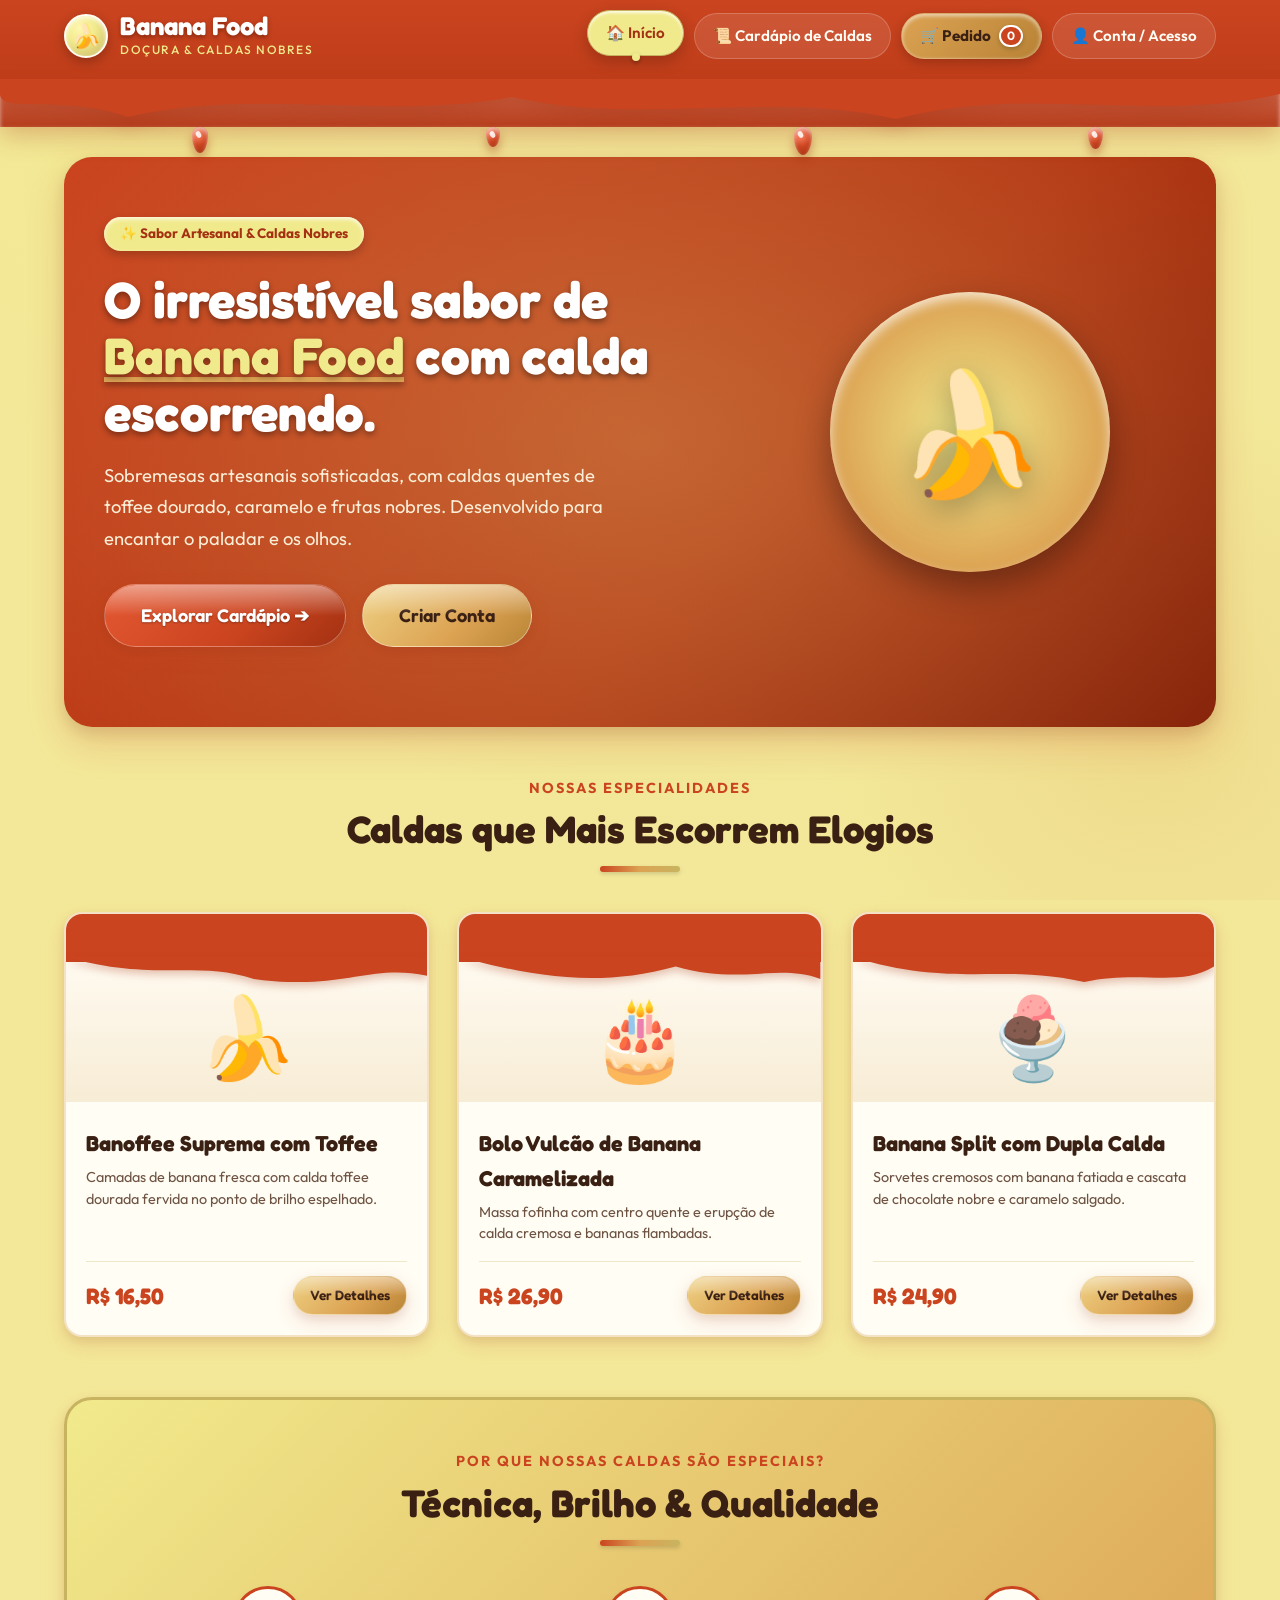
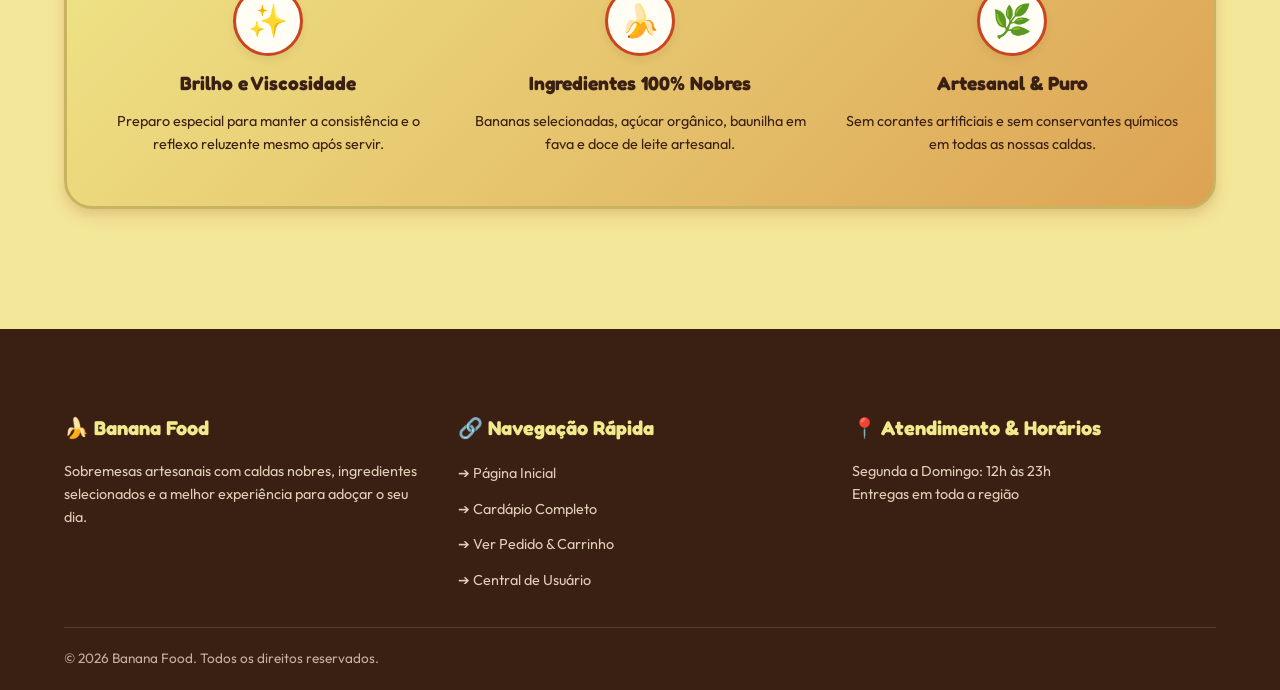
<file: index.html>
<!DOCTYPE html>
<html lang="pt-BR">

<head>
    <meta charset="UTF-8">
    <meta name="viewport" content="width=device-width, initial-scale=1.0">
    <meta name="description"
        content="Banana Food: Sobremesas artesanais sofisticadas com caldas quentes e ingredientes nobres.">
    <title>Banana Food | Sobremesas & Caldas Nobres</title>
    <link rel="stylesheet" href="css/style.css">
    <link rel="stylesheet" href="css/index.css">
</head>

<body>



    <header class="site-header">
        <div class="header-conteudo">
            <a href="index.html" class="site-logo" aria-label="Página Inicial do Banana Food">
                <span class="logo-icone" role="img" aria-label="Banana Food">🍌</span>
                <div class="logo-texto">
                    <strong class="logo-titulo">Banana Food</strong>
                    <span class="logo-subtitulo">Doçura & Caldas Nobres</span>
                </div>
            </a>

            <button type="button" class="botao-menu-mobile" id="botao-menu-mobile" aria-label="Abrir Menu de Navegação">
                ☰
            </button>

            <nav class="menu-principal" id="menu-principal-nav" aria-label="Menu Principal">
                <ul class="menu-lista">
                    <li><a href="index.html" class="ativo">🏠 Início</a></li>
                    <li><a href="menu.html">📜 Cardápio de Caldas</a></li>
                    <li>
                        <a href="carrinho.html" class="botao-carrinho-header">
                            🛒 Pedido <span class="contador-carrinho" aria-label="Itens no carrinho">0</span>
                        </a>
                    </li>
                    <li><a href="login-cadastro.html">👤 Conta / Acesso</a></li>
                </ul>
            </nav>
        </div>

        <div class="calda-topo">
            <svg class="calda-onda-svg" viewBox="0 0 1200 48" preserveAspectRatio="none" aria-hidden="true">
                <path
                    d="M0,0 L1200,0 L1200,15 C1080,45 960,5 840,40 C720,10 600,48 480,18 C360,42 240,8 120,38 C60,15 0,35 0,15 Z">
                </path>
            </svg>
            <div class="calda-gotas-container">
                <span class="calda-gota pos-1" aria-hidden="true"></span>
                <span class="calda-gota pos-2" aria-hidden="true"></span>
                <span class="calda-gota pos-3" aria-hidden="true"></span>
                <span class="calda-gota pos-4" aria-hidden="true"></span>
            </div>
        </div>
    </header>

    <main class="conteudo-principal">



        <section class="hero-banner" aria-labelledby="titulo-hero">
            <div class="hero-conteudo">
                <span class="hero-tag">✨ Sabor Artesanal & Caldas Nobres</span>
                <h1 class="hero-titulo" id="titulo-hero">
                    O irresistível sabor de <span>Banana Food</span> com calda escorrendo.
                </h1>
                <p class="hero-descricao">
                    Sobremesas artesanais sofisticadas, com caldas quentes de toffee dourado, caramelo e frutas nobres.
                    Desenvolvido para encantar o paladar e os olhos.
                </p>
                <div class="hero-acoes">
                    <a href="menu.html" class="btn btn-primary btn-lg">Explorar Cardápio ➔</a>
                    <a href="login-cadastro.html" class="btn btn-secondary btn-lg">Criar Conta</a>
                </div>
            </div>

            <figure class="hero-visual">
                <div class="hero-disco-calda">
                    <span class="emoji-principal" role="img" aria-label="Banana com Calda">🍌</span>
                </div>
                <figcaption class="sr-only">Sobremesa especial de banana com calda de caramelo escorrendo</figcaption>
            </figure>
        </section>



        <section class="secao-destaques" aria-labelledby="titulo-destaques">
            <header class="secao-cabecalho">
                <span class="secao-subtitulo">Nossas Especialidades</span>
                <h2 class="secao-titulo" id="titulo-destaques">Caldas que Mais Escorrem Elogios</h2>
                <div class="secao-divisor" aria-hidden="true"></div>
            </header>

            <div class="grid-destaques">
                <article class="card-produto-destaque">
                    <header class="card-topo-calda">
                        <svg viewBox="0 0 500 40" preserveAspectRatio="none">
                            <path d="M0,0 C120,40 180,5 260,35 C380,55 420,10 500,30 L500,0 Z"></path>
                        </svg>
                    </header>
                    <figure class="card-imagem-area">
                        <span role="img" aria-label="Banoffee Especial">🍌</span>
                    </figure>
                    <div class="card-corpo">
                        <div class="card-info">
                            <h3>Banoffee Suprema com Toffee</h3>
                            <p>Camadas de banana fresca com calda toffee dourada fervida no ponto de brilho espelhado.
                            </p>
                        </div>
                        <footer class="card-rodape">
                            <span class="preco-tag">R$ 16,50</span>
                            <a href="menu.html" class="btn btn-secondary btn-sm">Ver Detalhes</a>
                        </footer>
                    </div>
                </article>

                <article class="card-produto-destaque">
                    <header class="card-topo-calda">
                        <svg viewBox="0 0 500 40" preserveAspectRatio="none">
                            <path d="M0,0 C100,30 190,50 300,15 C390,45 440,10 500,35 L500,0 Z"></path>
                        </svg>
                    </header>
                    <figure class="card-imagem-area">
                        <span role="img" aria-label="Bolo de Banana">🎂</span>
                    </figure>
                    <div class="card-corpo">
                        <div class="card-info">
                            <h3>Bolo Vulcão de Banana Caramelizada</h3>
                            <p>Massa fofinha com centro quente e erupção de calda cremosa e bananas flambadas.</p>
                        </div>
                        <footer class="card-rodape">
                            <span class="preco-tag">R$ 26,90</span>
                            <a href="menu.html" class="btn btn-secondary btn-sm">Ver Detalhes</a>
                        </footer>
                    </div>
                </article>

                <article class="card-produto-destaque">
                    <header class="card-topo-calda">
                        <svg viewBox="0 0 500 40" preserveAspectRatio="none">
                            <path d="M0,0 C140,50 200,10 320,40 C400,20 450,50 500,15 L500,0 Z"></path>
                        </svg>
                    </header>
                    <figure class="card-imagem-area">
                        <span role="img" aria-label="Banana Split">🍨</span>
                    </figure>
                    <div class="card-corpo">
                        <div class="card-info">
                            <h3>Banana Split com Dupla Calda</h3>
                            <p>Sorvetes cremosos com banana fatiada e cascata de chocolate nobre e caramelo salgado.</p>
                        </div>
                        <footer class="card-rodape">
                            <span class="preco-tag">R$ 24,90</span>
                            <a href="menu.html" class="btn btn-secondary btn-sm">Ver Detalhes</a>
                        </footer>
                    </div>
                </article>
            </div>
        </section>

        <section class="secao-diferenciais" aria-labelledby="titulo-diferenciais">
            <header class="secao-cabecalho">
                <span class="secao-subtitulo">Por que Nossas Caldas São Especiais?</span>
                <h2 class="secao-titulo" id="titulo-diferenciais">Técnica, Brilho & Qualidade</h2>
                <div class="secao-divisor" aria-hidden="true"></div>
            </header>

            <div class="grid-diferenciais">
                <article class="item-diferencial">
                    <div class="diferencial-icone" role="img" aria-label="Efeito de Brilho">✨</div>
                    <h3>Brilho e Viscosidade</h3>
                    <p>Preparo especial para manter a consistência e o reflexo reluzente mesmo após servir.</p>
                </article>

                <article class="item-diferencial">
                    <div class="diferencial-icone" role="img" aria-label="Ingredientes Nobres">🍌</div>
                    <h3>Ingredientes 100% Nobres</h3>
                    <p>Bananas selecionadas, açúcar orgânico, baunilha em fava e doce de leite artesanal.</p>
                </article>

                <article class="item-diferencial">
                    <div class="diferencial-icone" role="img" aria-label="Sem Conservantes">🌿</div>
                    <h3>Artesanal & Puro</h3>
                    <p>Sem corantes artificiais e sem conservantes químicos em todas as nossas caldas.</p>
                </article>
            </div>
        </section>

    </main>

    <footer class="site-footer">
        <svg class="footer-onda-superior" viewBox="0 0 1200 35" preserveAspectRatio="none" aria-hidden="true">
            <path d="M0,35 L1200,35 L1200,10 C1000,40 800,0 600,25 C400,0 200,40 0,10 Z"></path>
        </svg>

        <div class="footer-conteudo">
            <div class="footer-grid">
                <section class="footer-coluna">
                    <h3>🍌 Banana Food</h3>
                    <p>
                        Sobremesas artesanais com caldas nobres, ingredientes selecionados e a melhor experiência para adoçar o seu dia.
                    </p>
                </section>

                <nav class="footer-coluna" aria-label="Links do Rodapé">
                    <h3>🔗 Navegação Rápida</h3>
                    <ul class="footer-links">
                        <li><a href="index.html">➔ Página Inicial</a></li>
                        <li><a href="menu.html">➔ Cardápio Completo</a></li>
                        <li><a href="carrinho.html">➔ Ver Pedido & Carrinho</a></li>
                        <li><a href="login-cadastro.html">➔ Central de Usuário</a></li>
                    </ul>
                </nav>

                <section class="footer-coluna">
                    <h3>📍 Atendimento & Horários</h3>
                    <p>Segunda a Domingo: 12h às 23h<br>Entregas em toda a região</p>
                </section>
            </div>

            <div class="footer-inferior">
                <p>© 2026 Banana Food. Todos os direitos reservados.</p>
            </div>
        </div>
    </footer>

    <script src="js/script.js"></script>
</body>

</html>
</file>
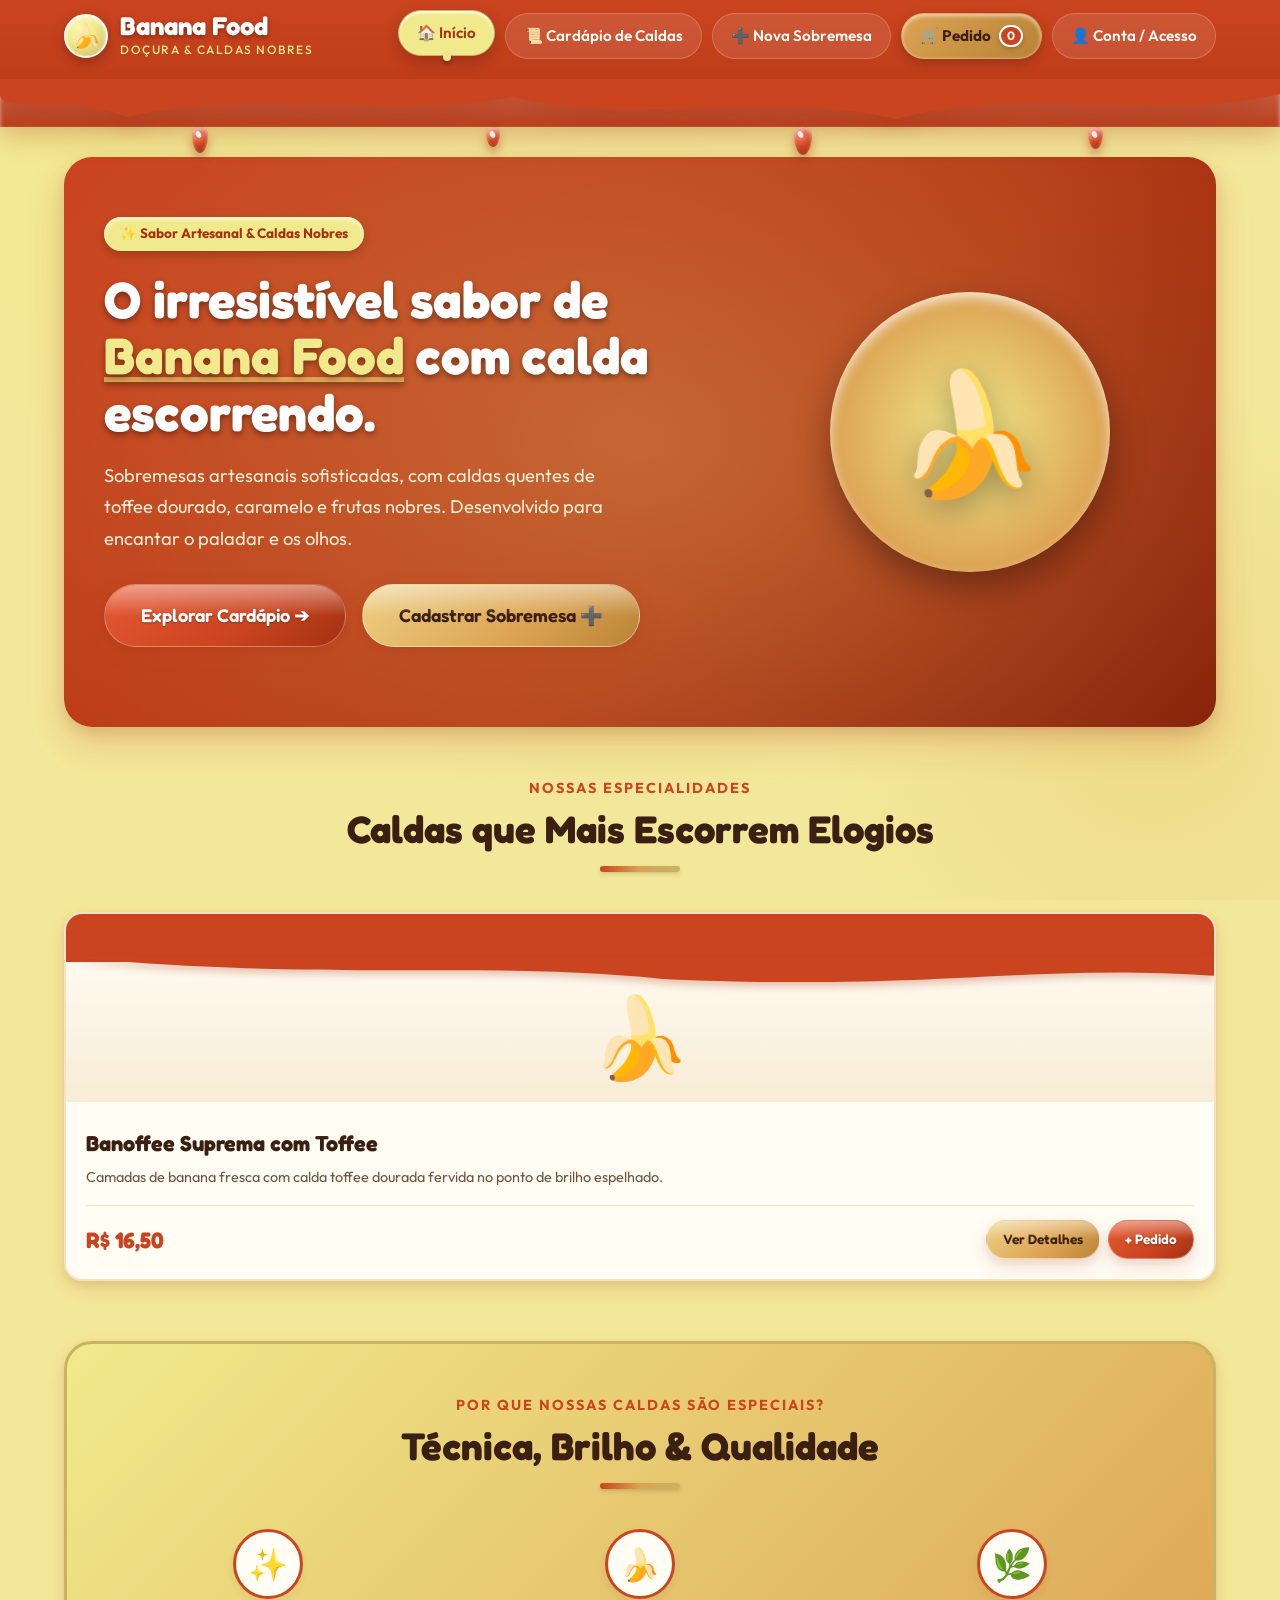
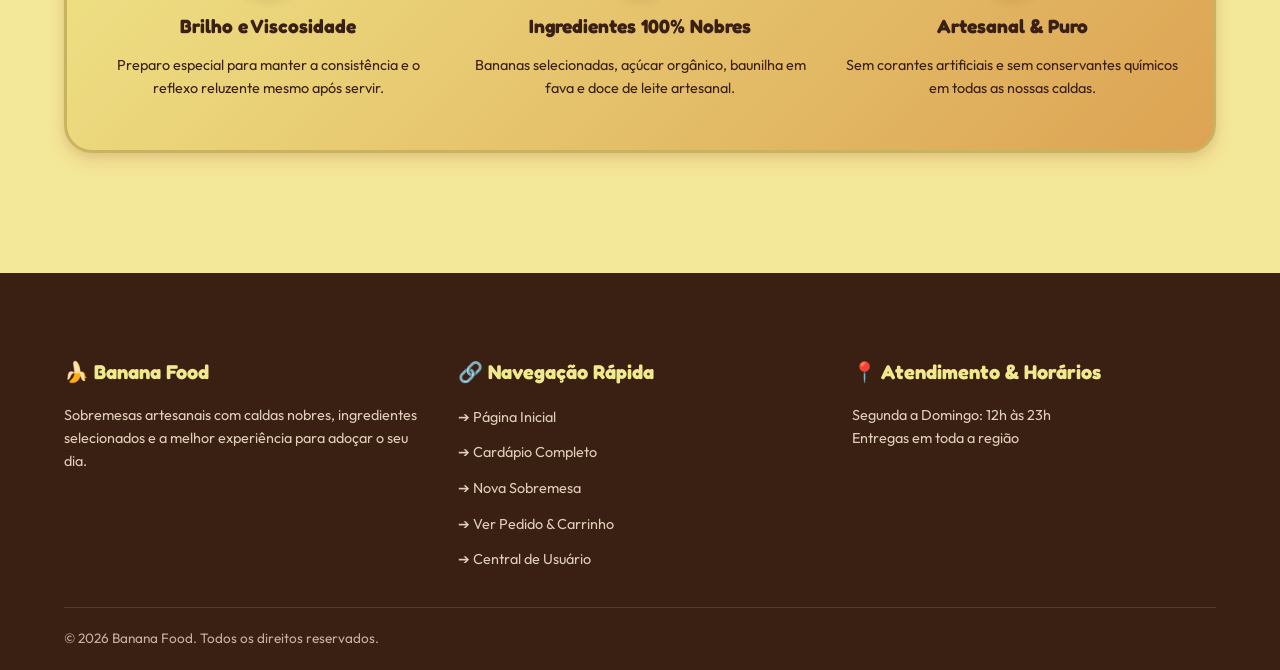
<file: src/main/resources/templates/index.html>
<!DOCTYPE html>
<html lang="pt-BR" xmlns:th="http://www.thymeleaf.org">

<head>
    <meta charset="UTF-8">
    <meta name="viewport" content="width=device-width, initial-scale=1.0">
    <meta name="description"
        content="Banana Food: Sobremesas artesanais sofisticadas com caldas quentes e ingredientes nobres.">
    <title>Banana Food | Sobremesas & Caldas Nobres</title>
    <link rel="stylesheet" th:href="@{/css/style.css}" href="/css/style.css">
    <link rel="stylesheet" th:href="@{/css/index.css}" href="/css/index.css">
</head>

<body>

    <header class="site-header">
        <div class="header-conteudo">
            <a th:href="@{/}" href="/" class="site-logo" aria-label="Página Inicial do Banana Food">
                <span class="logo-icone" role="img" aria-label="Banana Food">🍌</span>
                <div class="logo-texto">
                    <strong class="logo-titulo">Banana Food</strong>
                    <span class="logo-subtitulo">Doçura & Caldas Nobres</span>
                </div>
            </a>

            <button type="button" class="botao-menu-mobile" id="botao-menu-mobile" aria-label="Abrir Menu de Navegação">
                ☰
            </button>

            <nav class="menu-principal" id="menu-principal-nav" aria-label="Menu Principal">
                <ul class="menu-lista">
                    <li><a th:href="@{/}" href="/" class="ativo">🏠 Início</a></li>
                    <li><a th:href="@{/menu}" href="/menu">📜 Cardápio de Caldas</a></li>
                    <li><a th:href="@{/produtos/novo}" href="/produtos/novo">➕ Nova Sobremesa</a></li>
                    <li>
                        <a th:href="@{/carrinho}" href="/carrinho" class="botao-carrinho-header">
                            🛒 Pedido <span class="contador-carrinho" aria-label="Itens no carrinho">0</span>
                        </a>
                    </li>
                    <li><a th:href="@{/login-cadastro}" href="/login-cadastro">👤 Conta / Acesso</a></li>
                </ul>
            </nav>
        </div>

        <div class="calda-topo">
            <svg class="calda-onda-svg" viewBox="0 0 1200 48" preserveAspectRatio="none" aria-hidden="true">
                <path
                    d="M0,0 L1200,0 L1200,15 C1080,45 960,5 840,40 C720,10 600,48 480,18 C360,42 240,8 120,38 C60,15 0,35 0,15 Z">
                </path>
            </svg>
            <div class="calda-gotas-container">
                <span class="calda-gota pos-1" aria-hidden="true"></span>
                <span class="calda-gota pos-2" aria-hidden="true"></span>
                <span class="calda-gota pos-3" aria-hidden="true"></span>
                <span class="calda-gota pos-4" aria-hidden="true"></span>
            </div>
        </div>
    </header>

    <main class="conteudo-principal">

        <section class="hero-banner" aria-labelledby="titulo-hero">
            <div class="hero-conteudo">
                <span class="hero-tag">✨ Sabor Artesanal & Caldas Nobres</span>
                <h1 class="hero-titulo" id="titulo-hero">
                    O irresistível sabor de <span>Banana Food</span> com calda escorrendo.
                </h1>
                <p class="hero-descricao">
                    Sobremesas artesanais sofisticadas, com caldas quentes de toffee dourado, caramelo e frutas nobres.
                    Desenvolvido para encantar o paladar e os olhos.
                </p>
                <div class="hero-acoes">
                    <a th:href="@{/menu}" href="/menu" class="btn btn-primary btn-lg">Explorar Cardápio ➔</a>
                    <a th:href="@{/produtos/novo}" href="/produtos/novo" class="btn btn-secondary btn-lg">Cadastrar Sobremesa ➕</a>
                </div>
            </div>

            <figure class="hero-visual">
                <div class="hero-disco-calda">
                    <span class="emoji-principal" role="img" aria-label="Banana com Calda">🍌</span>
                </div>
                <figcaption class="sr-only">Sobremesa especial de banana com calda de caramelo escorrendo</figcaption>
            </figure>
        </section>

        <section class="secao-destaques" aria-labelledby="titulo-destaques">
            <header class="secao-cabecalho">
                <span class="secao-subtitulo">Nossas Especialidades</span>
                <h2 class="secao-titulo" id="titulo-destaques">Caldas que Mais Escorrem Elogios</h2>
                <div class="secao-divisor" aria-hidden="true"></div>
            </header>

            <div class="grid-destaques">
                <article class="card-produto-destaque" th:each="destaque : ${destaques}">
                    <header class="card-topo-calda">
                        <svg viewBox="0 0 500 40" preserveAspectRatio="none">
                            <path d="M0,0 C120,40 180,5 260,35 C380,55 420,10 500,30 L500,0 Z"></path>
                        </svg>
                    </header>
                    <figure class="card-imagem-area">
                        <span role="img" th:text="${destaque.emoji}" aria-label="Sobremesa em Destaque">🍌</span>
                    </figure>
                    <div class="card-corpo">
                        <div class="card-info">
                            <h3 th:text="${destaque.nome}">Banoffee Suprema com Toffee</h3>
                            <p th:text="${destaque.descricao}">Camadas de banana fresca com calda toffee dourada fervida no ponto de brilho espelhado.</p>
                        </div>
                        <footer class="card-rodape">
                            <span class="preco-tag" th:text="'R$ ' + ${destaque.precoFormatado}">R$ 16,50</span>
                            <div style="display: flex; gap: 8px;">
                                <a th:href="@{/produtos/{id}(id=${destaque.id})}" href="/produtos/1" class="btn btn-secondary btn-sm">Ver Detalhes</a>
                                <button type="button" class="btn btn-primary btn-sm"
                                    th:attr="onclick=|adicionarAoCarrinho(${destaque.id}, '${destaque.nome}', ${destaque.preco}, '${destaque.emoji}')|">
                                    + Pedido
                                </button>
                            </div>
                        </footer>
                    </div>
                </article>
            </div>
        </section>

        <section class="secao-diferenciais" aria-labelledby="titulo-diferenciais">
            <header class="secao-cabecalho">
                <span class="secao-subtitulo">Por que Nossas Caldas São Especiais?</span>
                <h2 class="secao-titulo" id="titulo-diferenciais">Técnica, Brilho & Qualidade</h2>
                <div class="secao-divisor" aria-hidden="true"></div>
            </header>

            <div class="grid-diferenciais">
                <article class="item-diferencial">
                    <div class="diferencial-icone" role="img" aria-label="Efeito de Brilho">✨</div>
                    <h3>Brilho e Viscosidade</h3>
                    <p>Preparo especial para manter a consistência e o reflexo reluzente mesmo após servir.</p>
                </article>

                <article class="item-diferencial">
                    <div class="diferencial-icone" role="img" aria-label="Ingredientes Nobres">🍌</div>
                    <h3>Ingredientes 100% Nobres</h3>
                    <p>Bananas selecionadas, açúcar orgânico, baunilha em fava e doce de leite artesanal.</p>
                </article>

                <article class="item-diferencial">
                    <div class="diferencial-icone" role="img" aria-label="Sem Conservantes">🌿</div>
                    <h3>Artesanal & Puro</h3>
                    <p>Sem corantes artificiais e sem conservantes químicos em todas as nossas caldas.</p>
                </article>
            </div>
        </section>

    </main>

    <footer class="site-footer">
        <svg class="footer-onda-superior" viewBox="0 0 1200 35" preserveAspectRatio="none" aria-hidden="true">
            <path d="M0,35 L1200,35 L1200,10 C1000,40 800,0 600,25 C400,0 200,40 0,10 Z"></path>
        </svg>

        <div class="footer-conteudo">
            <div class="footer-grid">
                <section class="footer-coluna">
                    <h3>🍌 Banana Food</h3>
                    <p>
                        Sobremesas artesanais com caldas nobres, ingredientes selecionados e a melhor experiência para adoçar o seu dia.
                    </p>
                </section>

                <nav class="footer-coluna" aria-label="Links do Rodapé">
                    <h3>🔗 Navegação Rápida</h3>
                    <ul class="footer-links">
                        <li><a th:href="@{/}" href="/">➔ Página Inicial</a></li>
                        <li><a th:href="@{/menu}" href="/menu">➔ Cardápio Completo</a></li>
                        <li><a th:href="@{/produtos/novo}" href="/produtos/novo">➔ Nova Sobremesa</a></li>
                        <li><a th:href="@{/carrinho}" href="/carrinho">➔ Ver Pedido & Carrinho</a></li>
                        <li><a th:href="@{/login-cadastro}" href="/login-cadastro">➔ Central de Usuário</a></li>
                    </ul>
                </nav>

                <section class="footer-coluna">
                    <h3>📍 Atendimento & Horários</h3>
                    <p>Segunda a Domingo: 12h às 23h<br>Entregas em toda a região</p>
                </section>
            </div>

            <div class="footer-inferior">
                <p>© 2026 Banana Food. Todos os direitos reservados.</p>
            </div>
        </div>
    </footer>

    <script th:src="@{/js/script.js}" src="/js/script.js"></script>
</body>

</html>
</file>
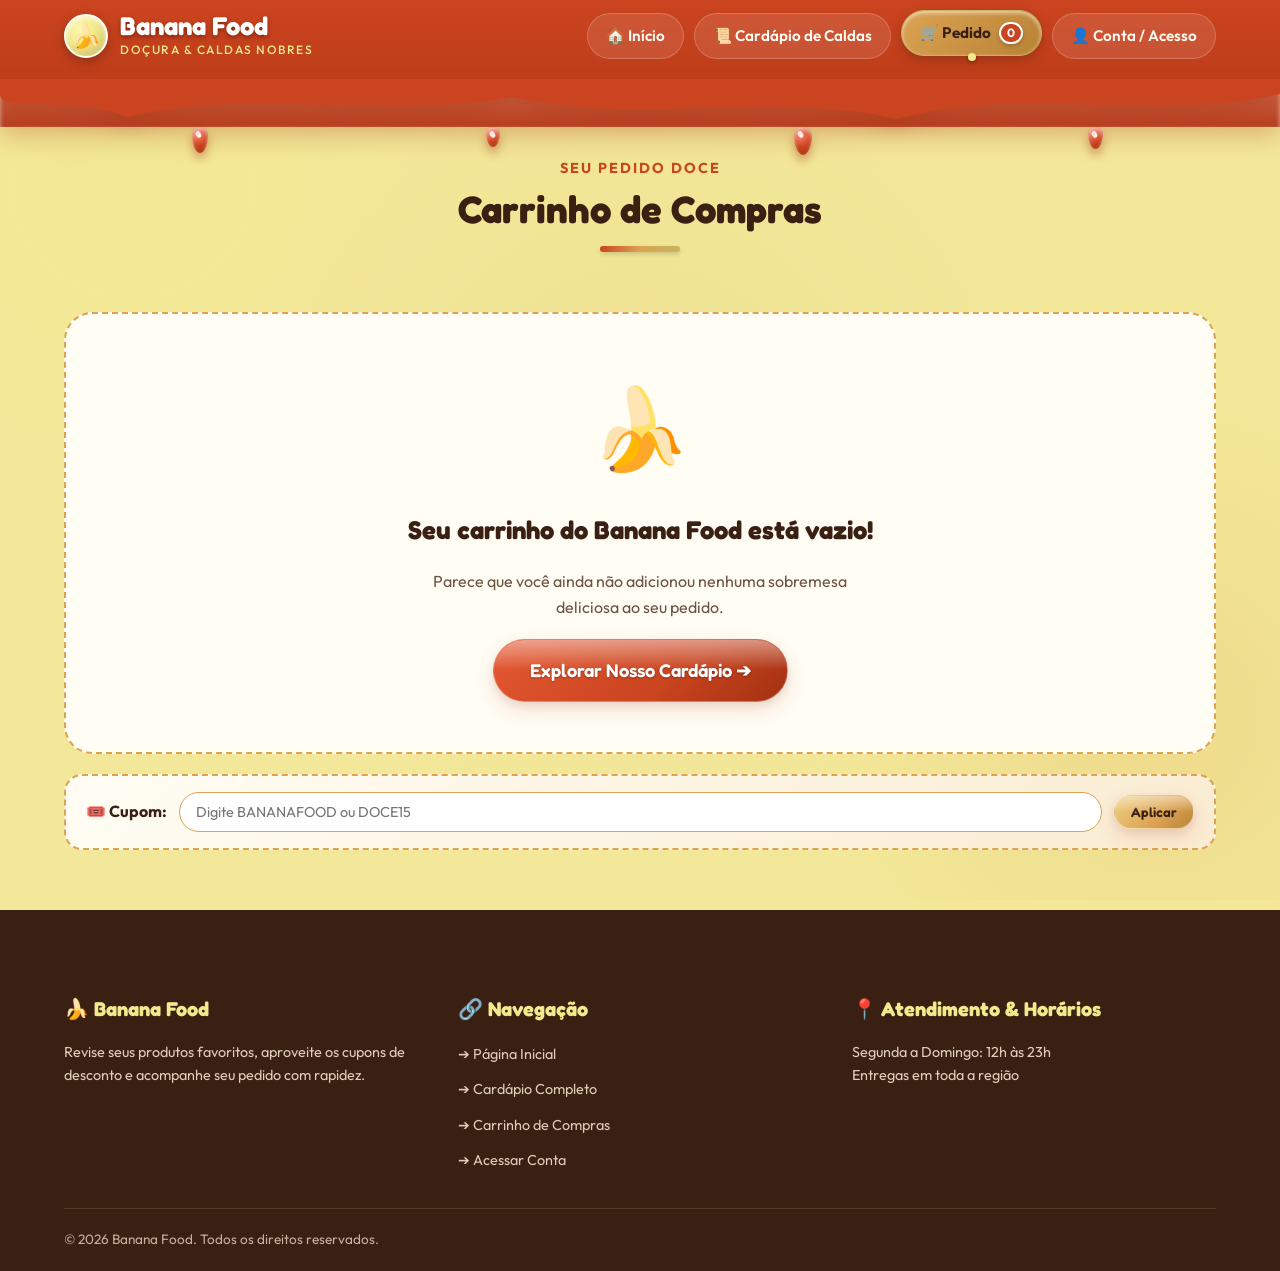
<file: carrinho.html>
<!DOCTYPE html>
<html lang="pt-BR">

<head>
  <meta charset="UTF-8">
  <meta name="viewport" content="width=device-width, initial-scale=1.0">
  <meta name="description"
    content="Carrinho de Pedidos - Banana Food: Revise seus itens, aplique cupons de desconto e finalize seu pedido.">
  <title>Meu Pedido | Banana Food</title>
  <link rel="stylesheet" href="css/style.css">
  <link rel="stylesheet" href="css/carrinho.css">
</head>

<body>



  <header class="site-header">
    <div class="header-conteudo">
      <a href="index.html" class="site-logo" aria-label="Página Inicial">
        <span class="logo-icone" role="img" aria-label="Ícone">🍌</span>
        <div class="logo-texto">
          <strong class="logo-titulo">Banana Food</strong>
          <span class="logo-subtitulo">Doçura & Caldas Nobres</span>
        </div>
      </a>

      <button type="button" class="botao-menu-mobile" id="botao-menu-mobile" aria-label="Abrir Menu">
        ☰
      </button>

      <nav class="menu-principal" id="menu-principal-nav" aria-label="Navegação Principal">
        <ul class="menu-lista">
          <li><a href="index.html">🏠 Início</a></li>
          <li><a href="menu.html">📜 Cardápio de Caldas</a></li>
          <li>
            <a href="carrinho.html" class="ativo botao-carrinho-header">
              🛒 Pedido <span class="contador-carrinho" aria-label="Itens no carrinho">0</span>
            </a>
          </li>
          <li><a href="login-cadastro.html">👤 Conta / Acesso</a></li>
        </ul>
      </nav>
    </div>

    <div class="calda-topo">
      <svg class="calda-onda-svg" viewBox="0 0 1200 48" preserveAspectRatio="none" aria-hidden="true">
        <path
          d="M0,0 L1200,0 L1200,15 C1080,45 960,5 840,40 C720,10 600,48 480,18 C360,42 240,8 120,38 C60,15 0,35 0,15 Z">
        </path>
      </svg>
      <div class="calda-gotas-container">
        <span class="calda-gota pos-1" aria-hidden="true"></span>
        <span class="calda-gota pos-2" aria-hidden="true"></span>
        <span class="calda-gota pos-3" aria-hidden="true"></span>
        <span class="calda-gota pos-4" aria-hidden="true"></span>
      </div>
    </div>
  </header>

  <main class="conteudo-principal">



    <header class="secao-cabecalho">
      <span class="secao-subtitulo">Seu Pedido Doce</span>
      <h1 class="secao-titulo">Carrinho de Compras</h1>
      <div class="secao-divisor" aria-hidden="true"></div>
    </header>

    <div class="carrinho-layout">

      <section class="itens-carrinho-secao" aria-label="Itens no Carrinho">
        <div class="lista-itens" id="carrinho-lista-container"></div>

        <article class="carrinho-vazio-box" id="carrinho-vazio-aviso" style="display: none;">
          <span class="carrinho-vazio-icone" role="img" aria-label="Carrinho Vazio">🍌</span>
          <h3>Seu carrinho do Banana Food está vazio!</h3>
          <p>Parece que você ainda não adicionou nenhuma sobremesa deliciosa ao seu pedido.</p>
          <a href="menu.html" class="btn btn-primary btn-lg">Explorar Nosso Cardápio ➔</a>
        </article>

        <section class="cupom-box" aria-label="Cupom de Desconto">
          <label for="input-cupom" class="form-label" style="font-weight: 700;">🎟️ Cupom:</label>
          <input type="text" id="input-cupom" class="cupom-input" placeholder="Digite BANANAFOOD ou DOCE15"
            aria-label="Código do Cupom de Desconto">
          <button type="button" class="btn btn-secondary btn-sm" onclick="aplicarCupom()">
            Aplicar
          </button>
        </section>
      </section>

      <aside class="resumo-pedido-aside" id="resumo-pedido-aside" aria-label="Resumo dos Valores">
        <header class="resumo-drip-header">
          <svg viewBox="0 0 500 30" preserveAspectRatio="none" aria-hidden="true">
            <path d="M0,0 C120,25 240,5 360,28 C440,10 480,25 500,15 L500,0 Z"></path>
          </svg>
          <h2>Resumo do Pedido</h2>
        </header>

        <div class="resumo-corpo">
          <div class="resumo-linha">
            <span>Subtotal dos Produtos:</span>
            <strong id="resumo-subtotal">R$ 0,00</strong>
          </div>

          <div class="resumo-linha desconto">
            <span>Desconto Especial:</span>
            <strong id="resumo-desconto">- R$ 0,00</strong>
          </div>

          <div class="resumo-linha">
            <span>Taxa de Entrega Fixa:</span>
            <span>R$ 5,00</span>
          </div>

          <div class="resumo-divisor" aria-hidden="true"></div>

          <div class="resumo-total">
            <span>Total a Pagar:</span>
            <span class="total-preco" id="resumo-total">R$ 0,00</span>
          </div>

          <button type="button" class="btn btn-primary btn-lg" onclick="finalizarPedido()" style="width: 100%;">
            Finalizar Pedido ➔
          </button>
        </div>
      </aside>

    </div>

    <dialog id="modal-pedido-confirmado" class="modal-pedido" aria-labelledby="modal-titulo">
      <header class="modal-cabecalho">
        <h3 id="modal-titulo">🎉 Pedido Confirmado!</h3>
      </header>
      <div class="modal-conteudo">
        <span class="modal-icone-sucesso" role="img" aria-label="Sucesso">🍌</span>
        <p><strong>Parabéns! Sua sobremesa especial do Banana Food já começou a ser preparada.</strong></p>

        <div class="modal-detalhes-compra">
          <p><strong>Status:</strong> Pedido Confirmado</p>
          <p><strong>Previsão de Entrega:</strong> 20 a 30 minutos</p>
          <p><strong>Entrega:</strong> No seu endereço cadastrado</p>
        </div>

        <button type="button" class="btn btn-primary" onclick="fecharModalPedido()">
          Voltar ao Cardápio
        </button>
      </div>
    </dialog>

  </main>

  <footer class="site-footer">
    <svg class="footer-onda-superior" viewBox="0 0 1200 35" preserveAspectRatio="none" aria-hidden="true">
      <path d="M0,35 L1200,35 L1200,10 C1000,40 800,0 600,25 C400,0 200,40 0,10 Z"></path>
    </svg>

    <div class="footer-conteudo">
      <div class="footer-grid">
        <section class="footer-coluna">
          <h3>🍌 Banana Food</h3>
          <p>
            Revise seus produtos favoritos, aproveite os cupons de desconto e acompanhe seu pedido com rapidez.
          </p>
        </section>

        <nav class="footer-coluna" aria-label="Navegação Rodapé">
          <h3>🔗 Navegação</h3>
          <ul class="footer-links">
            <li><a href="index.html">➔ Página Inicial</a></li>
            <li><a href="menu.html">➔ Cardápio Completo</a></li>
            <li><a href="carrinho.html">➔ Carrinho de Compras</a></li>
            <li><a href="login-cadastro.html">➔ Acessar Conta</a></li>
          </ul>
        </nav>

        <section class="footer-coluna">
          <h3>📍 Atendimento & Horários</h3>
          <p>Segunda a Domingo: 12h às 23h<br>Entregas em toda a região</p>
        </section>
      </div>

      <div class="footer-inferior">
        <p>© 2026 Banana Food. Todos os direitos reservados.</p>
      </div>
    </div>
  </footer>

  <script src="js/script.js"></script>
</body>

</html>
</file>
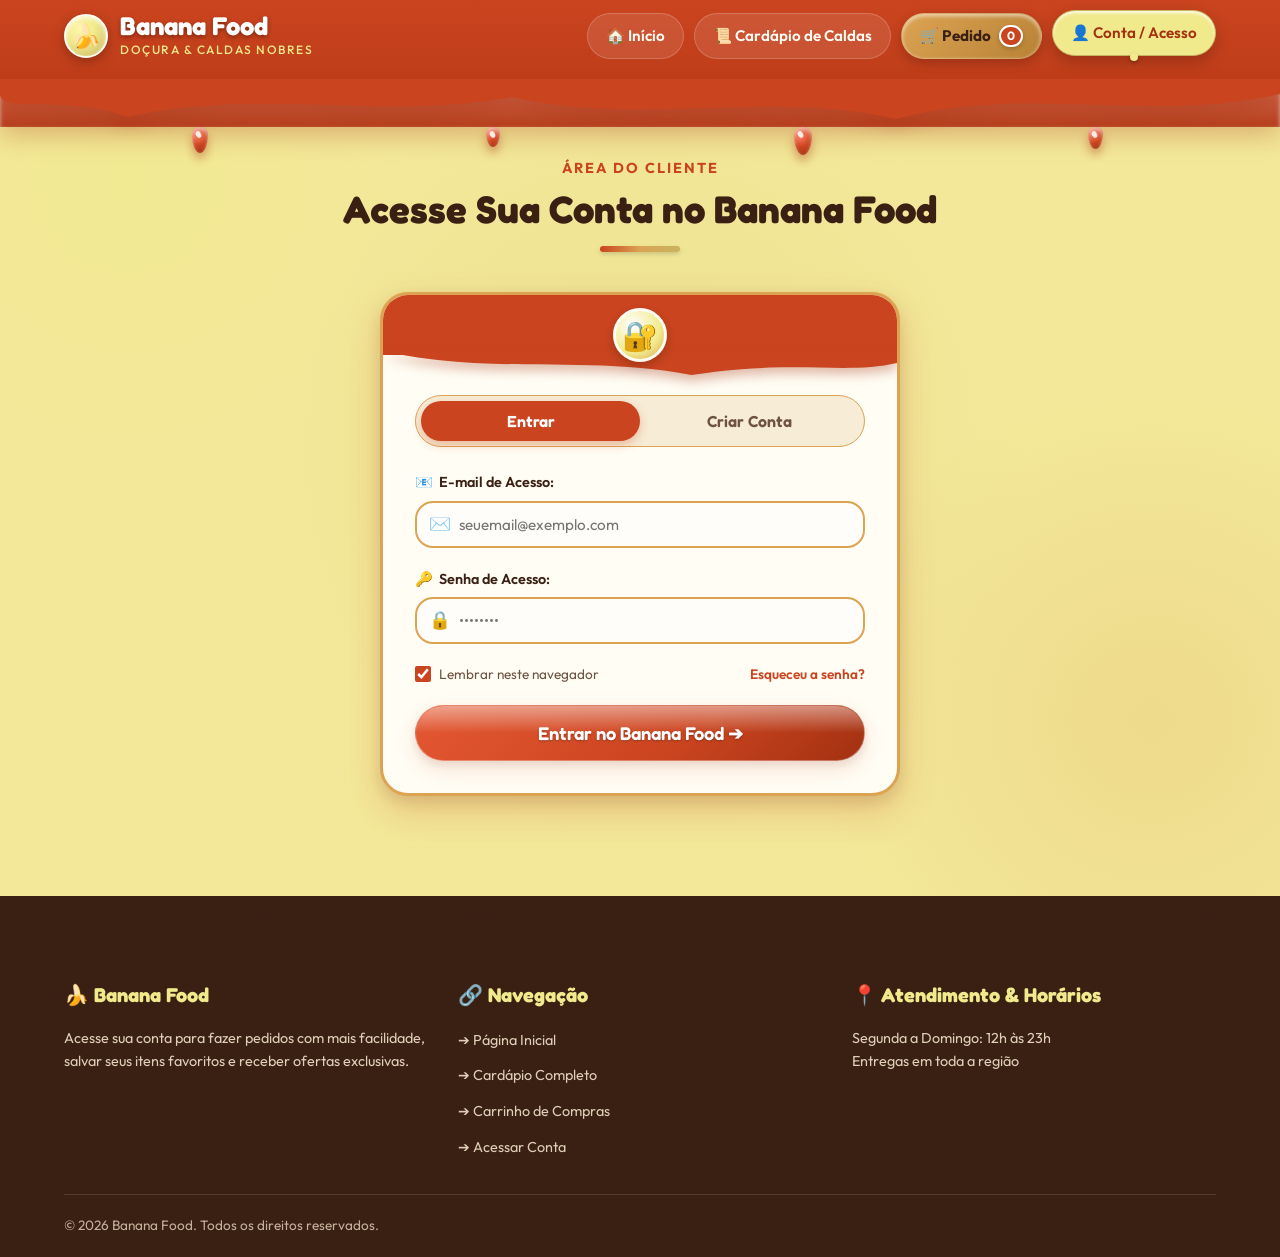
<file: login-cadastro.html>
<!DOCTYPE html>
<html lang="pt-BR">

<head>
    <meta charset="UTF-8">
    <meta name="viewport" content="width=device-width, initial-scale=1.0">
    <meta name="description"
        content="Central de Acesso - Banana Food: Entre ou crie sua conta para acompanhar seus pedidos doces.">
    <title>Acesso & Cadastro | Banana Food</title>
    <link rel="stylesheet" href="css/style.css">
    <link rel="stylesheet" href="css/login-cadastro.css">
</head>

<body>



    <header class="site-header">
        <div class="header-conteudo">
            <a href="index.html" class="site-logo" aria-label="Página Inicial">
                <span class="logo-icone" role="img" aria-label="Ícone">🍌</span>
                <div class="logo-texto">
                    <strong class="logo-titulo">Banana Food</strong>
                    <span class="logo-subtitulo">Doçura & Caldas Nobres</span>
                </div>
            </a>

            <button type="button" class="botao-menu-mobile" id="botao-menu-mobile" aria-label="Abrir Menu">
                ☰
            </button>

            <nav class="menu-principal" id="menu-principal-nav" aria-label="Navegação Principal">
                <ul class="menu-lista">
                    <li><a href="index.html">🏠 Início</a></li>
                    <li><a href="menu.html">📜 Cardápio de Caldas</a></li>
                    <li>
                        <a href="carrinho.html" class="botao-carrinho-header">
                            🛒 Pedido <span class="contador-carrinho" aria-label="Itens no carrinho">0</span>
                        </a>
                    </li>
                    <li><a href="login-cadastro.html" class="ativo">👤 Conta / Acesso</a></li>
                </ul>
            </nav>
        </div>

        <div class="calda-topo">
            <svg class="calda-onda-svg" viewBox="0 0 1200 48" preserveAspectRatio="none" aria-hidden="true">
                <path
                    d="M0,0 L1200,0 L1200,15 C1080,45 960,5 840,40 C720,10 600,48 480,18 C360,42 240,8 120,38 C60,15 0,35 0,15 Z">
                </path>
            </svg>
            <div class="calda-gotas-container">
                <span class="calda-gota pos-1" aria-hidden="true"></span>
                <span class="calda-gota pos-2" aria-hidden="true"></span>
                <span class="calda-gota pos-3" aria-hidden="true"></span>
                <span class="calda-gota pos-4" aria-hidden="true"></span>
            </div>
        </div>
    </header>

    <main class="conteudo-principal">



        <header class="secao-cabecalho">
            <span class="secao-subtitulo">Área do Cliente</span>
            <h1 class="secao-titulo">Acesse Sua Conta no Banana Food</h1>
            <div class="secao-divisor" aria-hidden="true"></div>
        </header>

        <section class="auth-secao" aria-labelledby="auth-secao-titulo">
            <h2 id="auth-secao-titulo" class="sr-only">Formulários de Autenticação e Cadastro</h2>

            <article class="auth-card">
                <header class="auth-drip-topo">
                    <svg viewBox="0 0 500 35" preserveAspectRatio="none" aria-hidden="true">
                        <path d="M0,0 C100,30 200,5 300,30 C400,10 450,30 500,15 L500,0 Z"></path>
                    </svg>
                    <span class="auth-icone-badge" role="img" aria-label="Segurança">🔐</span>
                </header>

                <div class="auth-corpo">

                    <nav class="auth-tabs-nav" aria-label="Alternar entre Entrar e Cadastrar">
                        <button type="button" class="auth-tab-btn ativo" id="tab-btn-login"
                            onclick="alternarAbasAuth('login')">
                            Entrar
                        </button>
                        <button type="button" class="auth-tab-btn" id="tab-btn-cadastro"
                            onclick="alternarAbasAuth('cadastro')">
                            Criar Conta
                        </button>
                    </nav>

                    <form class="auth-form ativo" id="form-login" novalidate>
                        <fieldset class="form-grupo">
                            <label for="login-email" class="form-label">
                                <span>📧</span> E-mail de Acesso:
                            </label>
                            <div class="input-icone-wrapper">
                                <span class="icone-campo" aria-hidden="true">✉️</span>
                                <input type="email" id="login-email" class="form-input" placeholder="seuemail@exemplo.com"
                                    required>
                            </div>
                        </fieldset>

                        <fieldset class="form-grupo">
                            <label for="login-senha" class="form-label">
                                <span>🔑</span> Senha de Acesso:
                            </label>
                            <div class="input-icone-wrapper">
                                <span class="icone-campo" aria-hidden="true">🔒</span>
                                <input type="password" id="login-senha" class="form-input" placeholder="••••••••"
                                    required>
                            </div>
                        </fieldset>

                        <div class="form-opcoes-extras">
                            <label class="lembrar-label">
                                <input type="checkbox" id="lembrar-login" checked>
                                Lembrar neste navegador
                            </label>
                            <a href="#" class="link-esqueci-senha"
                                onclick="mostrarToast('Link de recuperação enviado para o seu e-mail!', 'sucesso', '📧'); return false;">
                                Esqueceu a senha?
                            </a>
                        </div>

                        <button type="submit" class="btn btn-primary btn-lg" style="width: 100%;">
                            Entrar no Banana Food ➔
                        </button>
                    </form>

                    <form class="auth-form" id="form-cadastro" novalidate>
                        <fieldset class="form-grupo">
                            <label for="cad-nome" class="form-label">
                                <span>👤</span> Nome Completo:
                            </label>
                            <div class="input-icone-wrapper">
                                <span class="icone-campo" aria-hidden="true">📛</span>
                                <input type="text" id="cad-nome" class="form-input" placeholder="Seu nome completo"
                                    required>
                            </div>
                        </fieldset>

                        <fieldset class="form-grupo">
                            <label for="cad-email" class="form-label">
                                <span>📧</span> E-mail para Cadastro:
                            </label>
                            <div class="input-icone-wrapper">
                                <span class="icone-campo" aria-hidden="true">✉️</span>
                                <input type="email" id="cad-email" class="form-input" placeholder="seuemail@exemplo.com"
                                    required>
                            </div>
                        </fieldset>

                        <fieldset class="form-grupo">
                            <label for="cad-senha" class="form-label">
                                <span>🔑</span> Criar Senha Segura:
                            </label>
                            <div class="input-icone-wrapper">
                                <span class="icone-campo" aria-hidden="true">🔒</span>
                                <input type="password" id="cad-senha" class="form-input"
                                    placeholder="Mínimo 6 caracteres" required>
                            </div>
                        </fieldset>

                        <fieldset class="form-grupo">
                            <label for="cad-calda-favorita" class="form-label">
                                <span>🍯</span> Calda Favorita (Preferência):
                            </label>
                            <div class="input-icone-wrapper">
                                <span class="icone-campo" aria-hidden="true">✨</span>
                                <select id="cad-calda-favorita" class="form-input" style="padding-left: 42px;">
                                    <option value="toffee">Toffee Dourado Artesanal</option>
                                    <option value="caramelo">Caramelo Quente Espelhado</option>
                                    <option value="frutas">Frutas Vermelhas & Morango</option>
                                    <option value="mel">Mel Silvestre & Baunilha</option>
                                    <option value="chocolate">Chocolate Nobre com Brilho</option>
                                </select>
                            </div>
                        </fieldset>

                        <div class="form-opcoes-extras">
                            <label class="lembrar-label">
                                <input type="checkbox" id="aceitar-termos" required checked>
                                Aceito os termos de uso e política de privacidade
                            </label>
                        </div>

                        <button type="submit" class="btn btn-secondary btn-lg" style="width: 100%;">
                            Concluir Cadastro ➔
                        </button>
                    </form>



                </div>
            </article>
        </section>

    </main>

    <footer class="site-footer">
        <svg class="footer-onda-superior" viewBox="0 0 1200 35" preserveAspectRatio="none" aria-hidden="true">
            <path d="M0,35 L1200,35 L1200,10 C1000,40 800,0 600,25 C400,0 200,40 0,10 Z"></path>
        </svg>

        <div class="footer-conteudo">
            <div class="footer-grid">
                <section class="footer-coluna">
                    <h3>🍌 Banana Food</h3>
                    <p>
                        Acesse sua conta para fazer pedidos com mais facilidade, salvar seus itens favoritos e receber ofertas exclusivas.
                    </p>
                </section>

                <nav class="footer-coluna" aria-label="Navegação Rodapé">
                    <h3>🔗 Navegação</h3>
                    <ul class="footer-links">
                        <li><a href="index.html">➔ Página Inicial</a></li>
                        <li><a href="menu.html">➔ Cardápio Completo</a></li>
                        <li><a href="carrinho.html">➔ Carrinho de Compras</a></li>
                        <li><a href="login-cadastro.html">➔ Acessar Conta</a></li>
                    </ul>
                </nav>

                <section class="footer-coluna">
                    <h3>📍 Atendimento & Horários</h3>
                    <p>Segunda a Domingo: 12h às 23h<br>Entregas em toda a região</p>
                </section>
            </div>

            <div class="footer-inferior">
                <p>© 2026 Banana Food. Todos os direitos reservados.</p>
            </div>
        </div>
    </footer>

    <script src="js/script.js"></script>
</body>

</html>
</file>
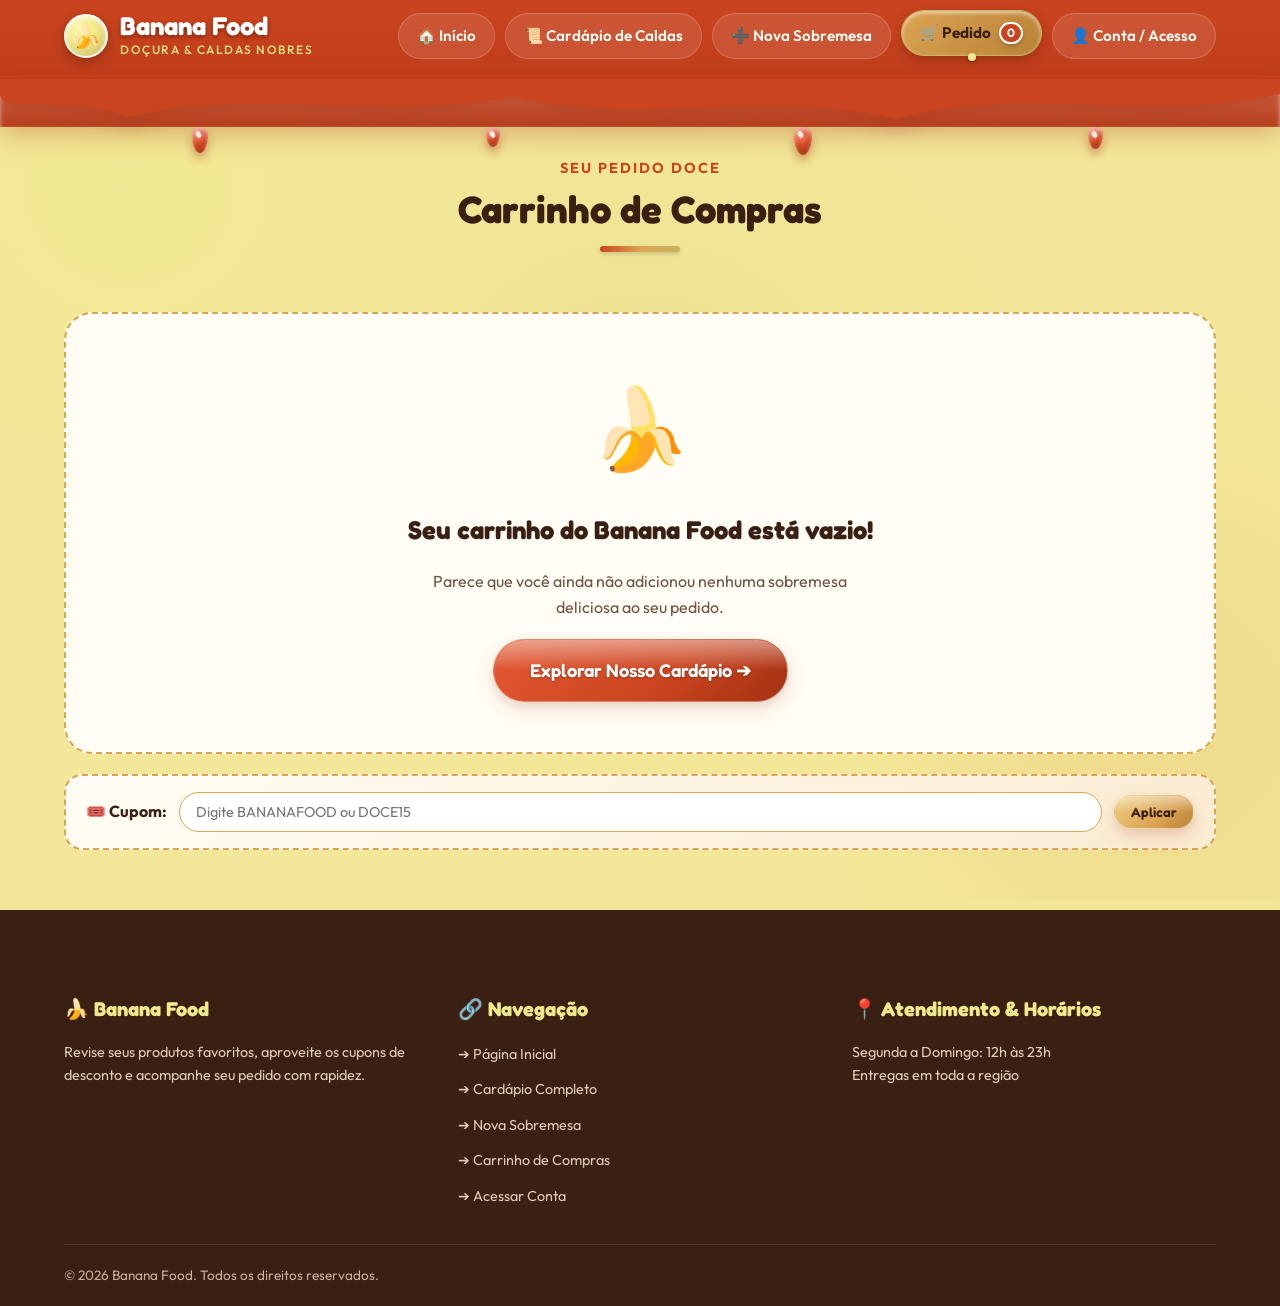
<file: src/main/resources/templates/carrinho.html>
<!DOCTYPE html>
<html lang="pt-BR" xmlns:th="http://www.thymeleaf.org">

<head>
  <meta charset="UTF-8">
  <meta name="viewport" content="width=device-width, initial-scale=1.0">
  <meta name="description"
    content="Carrinho de Pedidos - Banana Food: Revise seus itens, aplique cupons de desconto e finalize seu pedido.">
  <title>Meu Pedido | Banana Food</title>
  <link rel="stylesheet" th:href="@{/css/style.css}" href="/css/style.css">
  <link rel="stylesheet" th:href="@{/css/carrinho.css}" href="/css/carrinho.css">
</head>

<body>

  <header class="site-header">
    <div class="header-conteudo">
      <a th:href="@{/}" href="/" class="site-logo" aria-label="Página Inicial">
        <span class="logo-icone" role="img" aria-label="Ícone">🍌</span>
        <div class="logo-texto">
          <strong class="logo-titulo">Banana Food</strong>
          <span class="logo-subtitulo">Doçura & Caldas Nobres</span>
        </div>
      </a>

      <button type="button" class="botao-menu-mobile" id="botao-menu-mobile" aria-label="Abrir Menu">
        ☰
      </button>

      <nav class="menu-principal" id="menu-principal-nav" aria-label="Navegação Principal">
        <ul class="menu-lista">
          <li><a th:href="@{/}" href="/">🏠 Início</a></li>
          <li><a th:href="@{/menu}" href="/menu">📜 Cardápio de Caldas</a></li>
          <li><a th:href="@{/produtos/novo}" href="/produtos/novo">➕ Nova Sobremesa</a></li>
          <li>
            <a th:href="@{/carrinho}" href="/carrinho" class="ativo botao-carrinho-header">
              🛒 Pedido <span class="contador-carrinho" aria-label="Itens no carrinho">0</span>
            </a>
          </li>
          <li><a th:href="@{/login-cadastro}" href="/login-cadastro">👤 Conta / Acesso</a></li>
        </ul>
      </nav>
    </div>

    <div class="calda-topo">
      <svg class="calda-onda-svg" viewBox="0 0 1200 48" preserveAspectRatio="none" aria-hidden="true">
        <path
          d="M0,0 L1200,0 L1200,15 C1080,45 960,5 840,40 C720,10 600,48 480,18 C360,42 240,8 120,38 C60,15 0,35 0,15 Z">
        </path>
      </svg>
      <div class="calda-gotas-container">
        <span class="calda-gota pos-1" aria-hidden="true"></span>
        <span class="calda-gota pos-2" aria-hidden="true"></span>
        <span class="calda-gota pos-3" aria-hidden="true"></span>
        <span class="calda-gota pos-4" aria-hidden="true"></span>
      </div>
    </div>
  </header>

  <main class="conteudo-principal">

    <header class="secao-cabecalho">
      <span class="secao-subtitulo">Seu Pedido Doce</span>
      <h1 class="secao-titulo">Carrinho de Compras</h1>
      <div class="secao-divisor" aria-hidden="true"></div>
    </header>

    <div class="carrinho-layout">

      <section class="itens-carrinho-secao" aria-label="Itens no Carrinho">
        <div class="lista-itens" id="carrinho-lista-container"></div>

        <article class="carrinho-vazio-box" id="carrinho-vazio-aviso" style="display: none;">
          <span class="carrinho-vazio-icone" role="img" aria-label="Carrinho Vazio">🍌</span>
          <h3>Seu carrinho do Banana Food está vazio!</h3>
          <p>Parece que você ainda não adicionou nenhuma sobremesa deliciosa ao seu pedido.</p>
          <a th:href="@{/menu}" href="/menu" class="btn btn-primary btn-lg">Explorar Nosso Cardápio ➔</a>
        </article>

        <section class="cupom-box" aria-label="Cupom de Desconto">
          <label for="input-cupom" class="form-label" style="font-weight: 700;">🎟️ Cupom:</label>
          <input type="text" id="input-cupom" class="cupom-input" placeholder="Digite BANANAFOOD ou DOCE15"
            aria-label="Código do Cupom de Desconto">
          <button type="button" class="btn btn-secondary btn-sm" onclick="aplicarCupom()">
            Aplicar
          </button>
        </section>
      </section>

      <aside class="resumo-pedido-aside" id="resumo-pedido-aside" aria-label="Resumo dos Valores">
        <header class="resumo-drip-header">
          <svg viewBox="0 0 500 30" preserveAspectRatio="none" aria-hidden="true">
            <path d="M0,0 C120,25 240,5 360,28 C440,10 480,25 500,15 L500,0 Z"></path>
          </svg>
          <h2>Resumo do Pedido</h2>
        </header>

        <div class="resumo-corpo">
          <div class="resumo-linha">
            <span>Subtotal dos Produtos:</span>
            <strong id="resumo-subtotal">R$ 0,00</strong>
          </div>

          <div class="resumo-linha desconto">
            <span>Desconto Especial:</span>
            <strong id="resumo-desconto">- R$ 0,00</strong>
          </div>

          <div class="resumo-linha">
            <span>Taxa de Entrega Fixa:</span>
            <span>R$ 5,00</span>
          </div>

          <div class="resumo-divisor" aria-hidden="true"></div>

          <div class="resumo-total">
            <span>Total a Pagar:</span>
            <span class="total-preco" id="resumo-total">R$ 0,00</span>
          </div>

          <button type="button" class="btn btn-primary btn-lg" onclick="finalizarPedido()" style="width: 100%;">
            Finalizar Pedido ➔
          </button>
        </div>
      </aside>

    </div>

    <dialog id="modal-pedido-confirmado" class="modal-pedido" aria-labelledby="modal-titulo">
      <header class="modal-cabecalho">
        <h3 id="modal-titulo">🎉 Pedido Confirmado!</h3>
      </header>
      <div class="modal-conteudo">
        <span class="modal-icone-sucesso" role="img" aria-label="Sucesso">🍌</span>
        <p><strong>Parabéns! Sua sobremesa especial do Banana Food já começou a ser preparada.</strong></p>

        <div class="modal-detalhes-compra">
          <p><strong>Status:</strong> Pedido Confirmado (Simulado)</p>
          <p><strong>Previsão de Entrega:</strong> 20 a 30 minutos</p>
          <p><strong>Entrega:</strong> No seu endereço cadastrado</p>
        </div>

        <button type="button" class="btn btn-primary" onclick="fecharModalPedido()">
          Voltar ao Cardápio
        </button>
      </div>
    </dialog>

  </main>

  <footer class="site-footer">
    <svg class="footer-onda-superior" viewBox="0 0 1200 35" preserveAspectRatio="none" aria-hidden="true">
      <path d="M0,35 L1200,35 L1200,10 C1000,40 800,0 600,25 C400,0 200,40 0,10 Z"></path>
    </svg>

    <div class="footer-conteudo">
      <div class="footer-grid">
        <section class="footer-coluna">
          <h3>🍌 Banana Food</h3>
          <p>
            Revise seus produtos favoritos, aproveite os cupons de desconto e acompanhe seu pedido com rapidez.
          </p>
        </section>

        <nav class="footer-coluna" aria-label="Navegação Rodapé">
          <h3>🔗 Navegação</h3>
          <ul class="footer-links">
            <li><a th:href="@{/}" href="/">➔ Página Inicial</a></li>
            <li><a th:href="@{/menu}" href="/menu">➔ Cardápio Completo</a></li>
            <li><a th:href="@{/produtos/novo}" href="/produtos/novo">➔ Nova Sobremesa</a></li>
            <li><a th:href="@{/carrinho}" href="/carrinho">➔ Carrinho de Compras</a></li>
            <li><a th:href="@{/login-cadastro}" href="/login-cadastro">➔ Acessar Conta</a></li>
          </ul>
        </nav>

        <section class="footer-coluna">
          <h3>📍 Atendimento & Horários</h3>
          <p>Segunda a Domingo: 12h às 23h<br>Entregas em toda a região</p>
        </section>
      </div>

      <div class="footer-inferior">
        <p>© 2026 Banana Food. Todos os direitos reservados.</p>
      </div>
    </div>
  </footer>

  <script th:src="@{/js/script.js}" src="/js/script.js"></script>
</body>

</html>
</file>
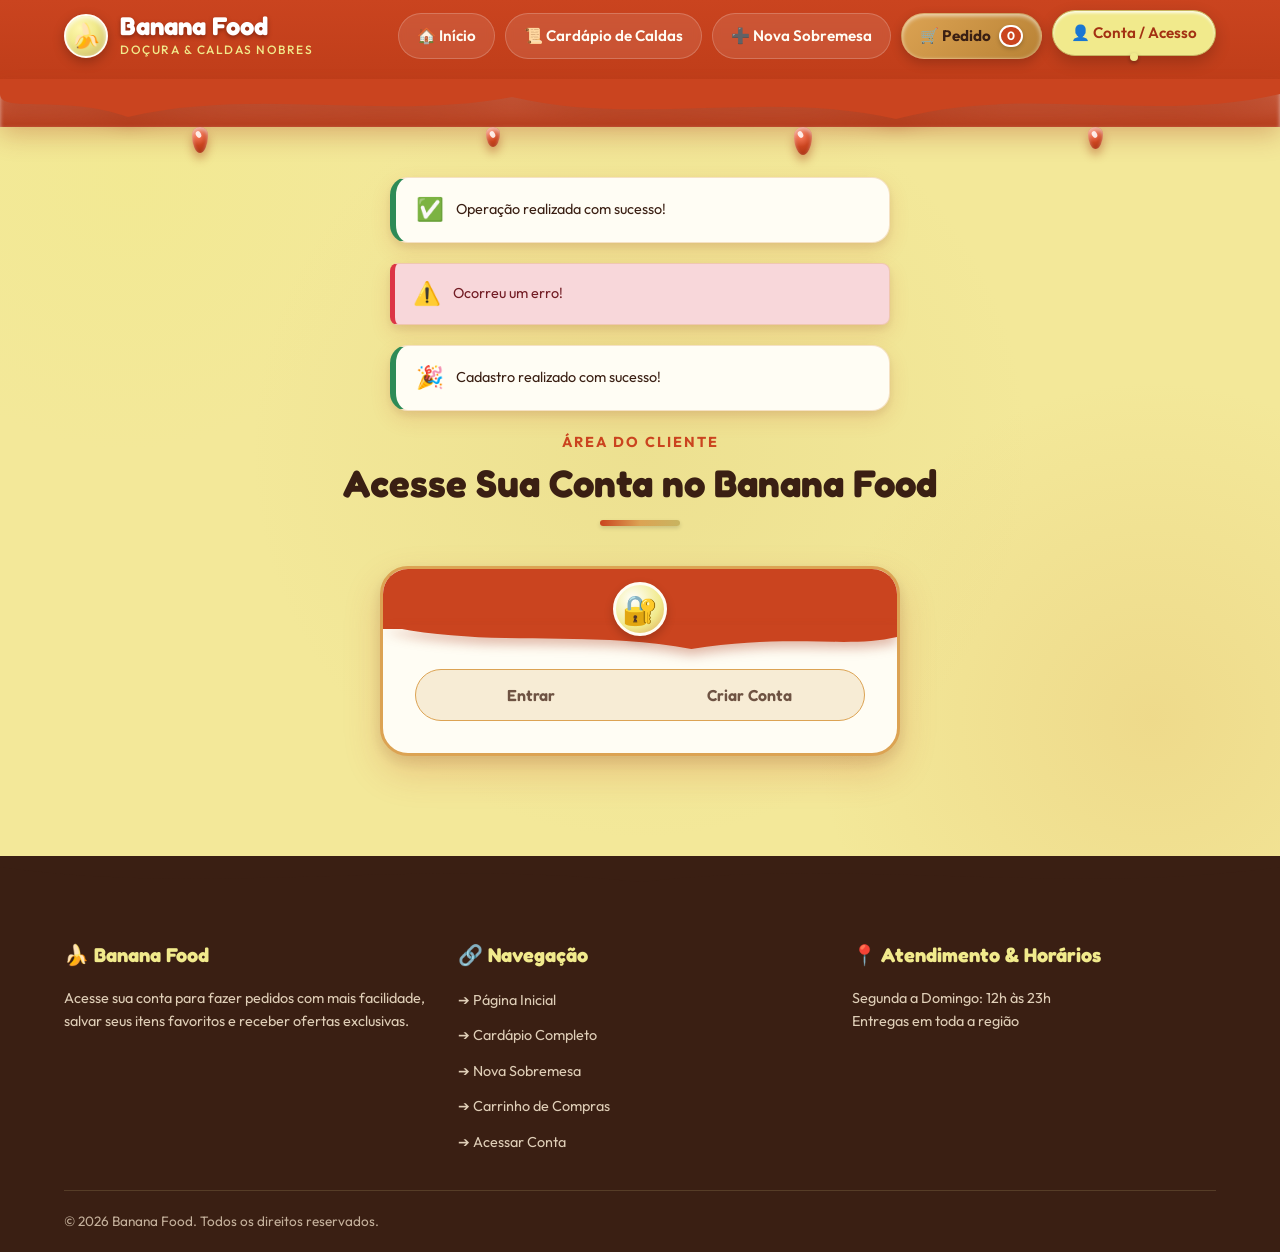
<file: src/main/resources/templates/login-cadastro.html>
<!DOCTYPE html>
<html lang="pt-BR" xmlns:th="http://www.thymeleaf.org">

<head>
    <meta charset="UTF-8">
    <meta name="viewport" content="width=device-width, initial-scale=1.0">
    <meta name="description"
        content="Central de Acesso - Banana Food: Entre ou crie sua conta para acompanhar seus pedidos doces.">
    <title>Acesso & Cadastro | Banana Food</title>
    <link rel="stylesheet" th:href="@{/css/style.css}" href="/css/style.css">
    <link rel="stylesheet" th:href="@{/css/login-cadastro.css}" href="/css/login-cadastro.css">
</head>

<body>

    <header class="site-header">
        <div class="header-conteudo">
            <a th:href="@{/}" href="/" class="site-logo" aria-label="Página Inicial">
                <span class="logo-icone" role="img" aria-label="Ícone">🍌</span>
                <div class="logo-texto">
                    <strong class="logo-titulo">Banana Food</strong>
                    <span class="logo-subtitulo">Doçura & Caldas Nobres</span>
                </div>
            </a>

            <button type="button" class="botao-menu-mobile" id="botao-menu-mobile" aria-label="Abrir Menu">
                ☰
            </button>

            <nav class="menu-principal" id="menu-principal-nav" aria-label="Navegação Principal">
                <ul class="menu-lista">
                    <li><a th:href="@{/}" href="/">🏠 Início</a></li>
                    <li><a th:href="@{/menu}" href="/menu">📜 Cardápio de Caldas</a></li>
                    <li><a th:href="@{/produtos/novo}" href="/produtos/novo">➕ Nova Sobremesa</a></li>
                    <li>
                        <a th:href="@{/carrinho}" href="/carrinho" class="botao-carrinho-header">
                            🛒 Pedido <span class="contador-carrinho" aria-label="Itens no carrinho">0</span>
                        </a>
                    </li>
                    <li><a th:href="@{/login-cadastro}" href="/login-cadastro" class="ativo">👤 Conta / Acesso</a></li>
                </ul>
            </nav>
        </div>

        <div class="calda-topo">
            <svg class="calda-onda-svg" viewBox="0 0 1200 48" preserveAspectRatio="none" aria-hidden="true">
                <path
                    d="M0,0 L1200,0 L1200,15 C1080,45 960,5 840,40 C720,10 600,48 480,18 C360,42 240,8 120,38 C60,15 0,35 0,15 Z">
                </path>
            </svg>
            <div class="calda-gotas-container">
                <span class="calda-gota pos-1" aria-hidden="true"></span>
                <span class="calda-gota pos-2" aria-hidden="true"></span>
                <span class="calda-gota pos-3" aria-hidden="true"></span>
                <span class="calda-gota pos-4" aria-hidden="true"></span>
            </div>
        </div>
    </header>

    <main class="conteudo-principal">

        <div th:if="${sucesso}" class="toast sucesso" style="position: static; margin: 20px auto; max-width: 500px; display: flex; align-items: center; box-shadow: var(--shadow-md);">
            <span class="toast-icone">✅</span>
            <span class="toast-msg" th:text="${sucesso}">Operação realizada com sucesso!</span>
        </div>

        <div th:if="${erro}" class="toast erro" style="position: static; margin: 20px auto; max-width: 500px; display: flex; align-items: center; box-shadow: var(--shadow-md); background: #f8d7da; color: #721c24; border-left: 5px solid #dc3545; padding: 12px 18px; border-radius: 8px;">
            <span class="toast-icone">⚠️</span>
            <span class="toast-msg" th:text="${erro}">Ocorreu um erro!</span>
        </div>

        <div th:if="${mensagemSucesso}" class="toast sucesso" style="position: static; margin: 20px auto; max-width: 500px; display: flex; align-items: center; box-shadow: var(--shadow-md);">
            <span class="toast-icone">🎉</span>
            <span class="toast-msg" th:text="${mensagemSucesso}">Cadastro realizado com sucesso!</span>
        </div>

        <header class="secao-cabecalho">
            <span class="secao-subtitulo">Área do Cliente</span>
            <h1 class="secao-titulo">Acesse Sua Conta no Banana Food</h1>
            <div class="secao-divisor" aria-hidden="true"></div>
        </header>

        <section class="auth-secao" aria-labelledby="auth-secao-titulo">
            <h2 id="auth-secao-titulo" class="sr-only">Formulários de Autenticação e Cadastro</h2>

            <article class="auth-card">
                <header class="auth-drip-topo">
                    <svg viewBox="0 0 500 35" preserveAspectRatio="none" aria-hidden="true">
                        <path d="M0,0 C100,30 200,5 300,30 C400,10 450,30 500,15 L500,0 Z"></path>
                    </svg>
                    <span class="auth-icone-badge" role="img" aria-label="Segurança">🔐</span>
                </header>

                <div class="auth-corpo">

                    <nav class="auth-tabs-nav" aria-label="Alternar entre Entrar e Cadastrar">
                        <button type="button" class="auth-tab-btn" id="tab-btn-login"
                            th:classappend="${#fields.hasErrors('${usuario.*}')} ? '' : 'ativo'"
                            onclick="alternarAbasAuth('login')">
                            Entrar
                        </button>
                        <button type="button" class="auth-tab-btn" id="tab-btn-cadastro"
                            th:classappend="${#fields.hasErrors('${usuario.*}')} ? 'ativo' : ''"
                            onclick="alternarAbasAuth('cadastro')">
                            Criar Conta
                        </button>
                    </nav>

                    <form class="auth-form" id="form-login" th:classappend="${#fields.hasErrors('${usuario.*}')} ? '' : 'ativo'" novalidate>
                        <fieldset class="form-grupo">
                            <label for="login-email" class="form-label">
                                <span>📧</span> E-mail de Acesso:
                            </label>
                            <div class="input-icone-wrapper">
                                <span class="icone-campo" aria-hidden="true">✉️</span>
                                <input type="email" id="login-email" class="form-input" placeholder="seuemail@exemplo.com"
                                    required>
                            </div>
                        </fieldset>

                        <fieldset class="form-grupo">
                            <label for="login-senha" class="form-label">
                                <span>🔑</span> Senha de Acesso:
                            </label>
                            <div class="input-icone-wrapper">
                                <span class="icone-campo" aria-hidden="true">🔒</span>
                                <input type="password" id="login-senha" class="form-input" placeholder="••••••••"
                                    required>
                            </div>
                        </fieldset>

                        <div class="form-opcoes-extras">
                            <label class="lembrar-label">
                                <input type="checkbox" id="lembrar-login" checked>
                                Lembrar neste navegador
                            </label>
                            <a href="#" class="link-esqueci-senha"
                                onclick="mostrarToast('Link de recuperação enviado para o seu e-mail!', 'sucesso', '📧'); return false;">
                                Esqueceu a senha?
                            </a>
                        </div>

                        <button type="submit" class="btn btn-primary btn-lg" style="width: 100%;">
                            Entrar no Banana Food ➔
                        </button>
                    </form>

                    <form class="auth-form" id="form-cadastro" th:classappend="${#fields.hasErrors('${usuario.*}')} ? 'ativo' : ''" th:action="@{/cadastrar-usuario}" th:object="${usuario}" method="post">
                        <fieldset class="form-grupo">
                            <label for="cad-nome" class="form-label">
                                <span>👤</span> Nome Completo:
                            </label>
                            <div class="input-icone-wrapper">
                                <span class="icone-campo" aria-hidden="true">📛</span>
                                <input type="text" id="cad-nome" th:field="*{nome}" class="form-input" th:errorclass="campo-erro" placeholder="Seu nome completo"
                                    required minlength="3" maxlength="100">
                            </div>
                            <p th:if="${#fields.hasErrors('nome')}" th:errors="*{nome}" class="mensagem-erro"></p>
                        </fieldset>

                        <fieldset class="form-grupo">
                            <label for="cad-email" class="form-label">
                                <span>📧</span> E-mail para Cadastro:
                            </label>
                            <div class="input-icone-wrapper">
                                <span class="icone-campo" aria-hidden="true">✉️</span>
                                <input type="email" id="cad-email" th:field="*{email}" class="form-input" th:errorclass="campo-erro" placeholder="seuemail@exemplo.com"
                                    required maxlength="100">
                            </div>
                            <p th:if="${#fields.hasErrors('email')}" th:errors="*{email}" class="mensagem-erro"></p>
                        </fieldset>

                        <fieldset class="form-grupo">
                            <label for="cad-senha" class="form-label">
                                <span>🔑</span> Criar Senha Segura:
                            </label>
                            <div class="input-icone-wrapper">
                                <span class="icone-campo" aria-hidden="true">🔒</span>
                                <input type="password" id="cad-senha" th:field="*{senha}" class="form-input" th:errorclass="campo-erro"
                                    placeholder="Mínimo 6 caracteres" required minlength="6" maxlength="255">
                            </div>
                            <p th:if="${#fields.hasErrors('senha')}" th:errors="*{senha}" class="mensagem-erro"></p>
                        </fieldset>

                        <fieldset class="form-grupo">
                            <label for="cad-calda-favorita" class="form-label">
                                <span>🍯</span> Calda Favorita (Preferência):
                            </label>
                            <div class="input-icone-wrapper">
                                <span class="icone-campo" aria-hidden="true">✨</span>
                                <select id="cad-calda-favorita" th:field="*{caldaFavorita}" class="form-input" style="padding-left: 42px;">
                                    <option value="toffee">Toffee Dourado Artesanal</option>
                                    <option value="caramelo">Caramelo Quente Espelhado</option>
                                    <option value="frutas">Frutas Vermelhas & Morango</option>
                                    <option value="mel">Mel Silvestre & Baunilha</option>
                                    <option value="chocolate">Chocolate Nobre com Brilho</option>
                                </select>
                            </div>
                        </fieldset>

                        <div class="form-opcoes-extras">
                            <label class="lembrar-label">
                                <input type="checkbox" id="aceitar-termos" th:field="*{aceitouTermos}" checked>
                                Aceito os termos de uso e política de privacidade
                            </label>
                        </div>

                        <button type="submit" class="btn btn-secondary btn-lg" style="width: 100%;">
                            Concluir Cadastro no Sistema ➔
                        </button>
                    </form>

                </div>
            </article>
        </section>

    </main>

    <footer class="site-footer">
        <svg class="footer-onda-superior" viewBox="0 0 1200 35" preserveAspectRatio="none" aria-hidden="true">
            <path d="M0,35 L1200,35 L1200,10 C1000,40 800,0 600,25 C400,0 200,40 0,10 Z"></path>
        </svg>

        <div class="footer-conteudo">
            <div class="footer-grid">
                <section class="footer-coluna">
                    <h3>🍌 Banana Food</h3>
                    <p>
                        Acesse sua conta para fazer pedidos com mais facilidade, salvar seus itens favoritos e receber ofertas exclusivas.
                    </p>
                </section>

                <nav class="footer-coluna" aria-label="Navegação Rodapé">
                    <h3>🔗 Navegação</h3>
                    <ul class="footer-links">
                        <li><a th:href="@{/}" href="/">➔ Página Inicial</a></li>
                        <li><a th:href="@{/menu}" href="/menu">➔ Cardápio Completo</a></li>
                        <li><a th:href="@{/produtos/novo}" href="/produtos/novo">➔ Nova Sobremesa</a></li>
                        <li><a th:href="@{/carrinho}" href="/carrinho">➔ Carrinho de Compras</a></li>
                        <li><a th:href="@{/login-cadastro}" href="/login-cadastro">➔ Acessar Conta</a></li>
                    </ul>
                </nav>

                <section class="footer-coluna">
                    <h3>📍 Atendimento & Horários</h3>
                    <p>Segunda a Domingo: 12h às 23h<br>Entregas em toda a região</p>
                </section>
            </div>

            <div class="footer-inferior">
                <p>© 2026 Banana Food. Todos os direitos reservados.</p>
            </div>
        </div>
    </footer>

    <script th:src="@{/js/script.js}" src="/js/script.js"></script>
</body>

</html>
</file>
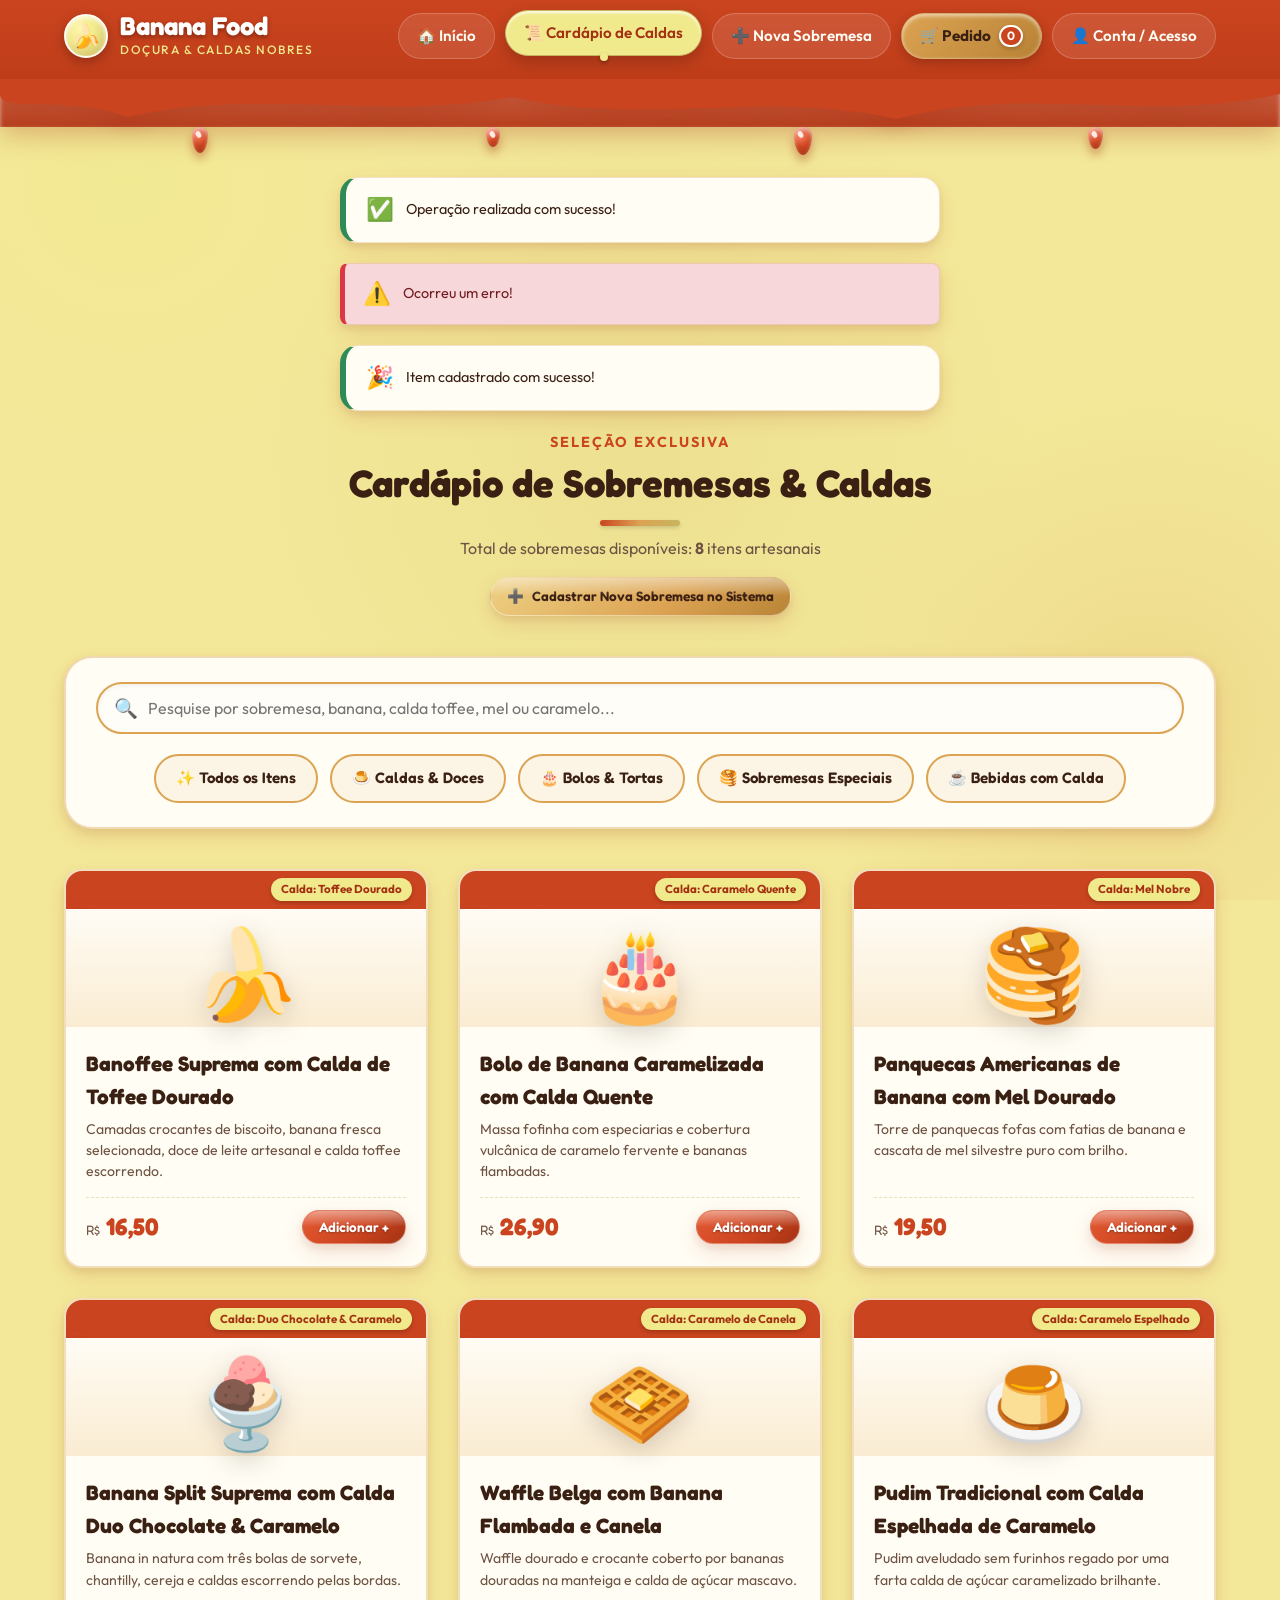
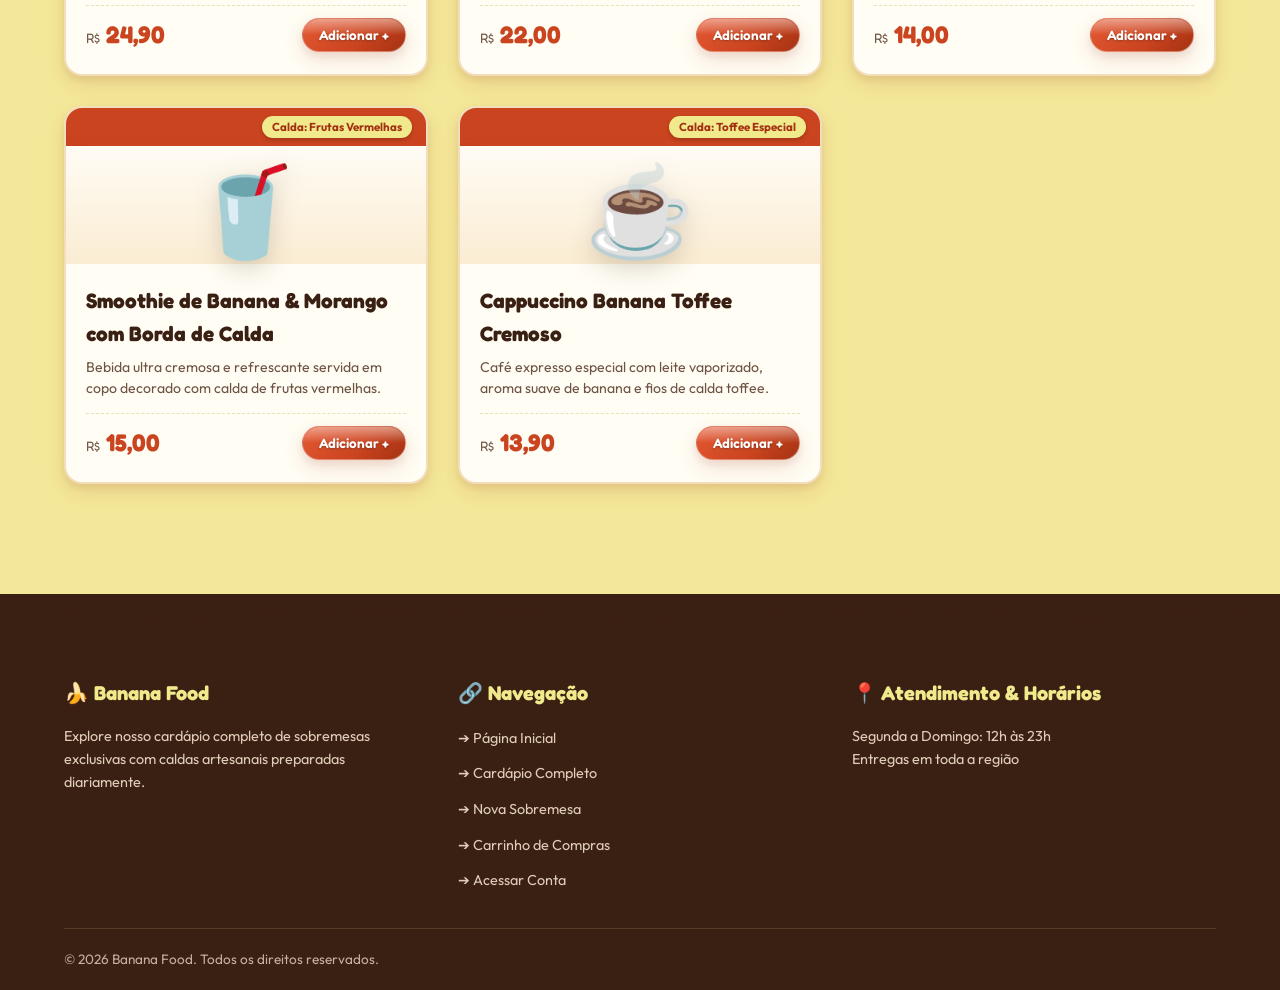
<file: src/main/resources/templates/menu.html>
<!DOCTYPE html>
<html lang="pt-BR" xmlns:th="http://www.thymeleaf.org">

<head>
  <meta charset="UTF-8">
  <meta name="viewport" content="width=device-width, initial-scale=1.0">
  <meta name="description"
    content="Cardápio Oficial - Banana Food: Escolha suas sobremesas favoritas com caldas nobres e artesanais.">
  <title>Cardápio de Caldas | Banana Food</title>
  <link rel="stylesheet" th:href="@{/css/style.css}" href="/css/style.css">
  <link rel="stylesheet" th:href="@{/css/menu.css}" href="/css/menu.css">
</head>

<body>

  <header class="site-header">
    <div class="header-conteudo">
      <a th:href="@{/}" href="/" class="site-logo" aria-label="Página Inicial">
        <span class="logo-icone" role="img" aria-label="Ícone">🍌</span>
        <div class="logo-texto">
          <strong class="logo-titulo">Banana Food</strong>
          <span class="logo-subtitulo">Doçura & Caldas Nobres</span>
        </div>
      </a>

      <button type="button" class="botao-menu-mobile" id="botao-menu-mobile" aria-label="Abrir Menu">
        ☰
      </button>

      <nav class="menu-principal" id="menu-principal-nav" aria-label="Navegação Principal">
        <ul class="menu-lista">
          <li><a th:href="@{/}" href="/">🏠 Início</a></li>
          <li><a th:href="@{/menu}" href="/menu" class="ativo">📜 Cardápio de Caldas</a></li>
          <li><a th:href="@{/produtos/novo}" href="/produtos/novo">➕ Nova Sobremesa</a></li>
          <li>
            <a th:href="@{/carrinho}" href="/carrinho" class="botao-carrinho-header">
              🛒 Pedido <span class="contador-carrinho" aria-label="Itens no carrinho">0</span>
            </a>
          </li>
          <li><a th:href="@{/login-cadastro}" href="/login-cadastro">👤 Conta / Acesso</a></li>
        </ul>
      </nav>
    </div>

    <div class="calda-topo">
      <svg class="calda-onda-svg" viewBox="0 0 1200 48" preserveAspectRatio="none" aria-hidden="true">
        <path
          d="M0,0 L1200,0 L1200,15 C1080,45 960,5 840,40 C720,10 600,48 480,18 C360,42 240,8 120,38 C60,15 0,35 0,15 Z">
        </path>
      </svg>
      <div class="calda-gotas-container">
        <span class="calda-gota pos-1" aria-hidden="true"></span>
        <span class="calda-gota pos-2" aria-hidden="true"></span>
        <span class="calda-gota pos-3" aria-hidden="true"></span>
        <span class="calda-gota pos-4" aria-hidden="true"></span>
      </div>
    </div>
  </header>

  <main class="conteudo-principal">

    <div th:if="${sucesso}" class="toast sucesso" style="position: static; margin: 20px auto; max-width: 600px; display: flex; align-items: center; box-shadow: var(--shadow-md);">
      <span class="toast-icone">✅</span>
      <span class="toast-msg" th:text="${sucesso}">Operação realizada com sucesso!</span>
    </div>

    <div th:if="${erro}" class="toast erro" style="position: static; margin: 20px auto; max-width: 600px; display: flex; align-items: center; box-shadow: var(--shadow-md); background: #f8d7da; color: #721c24; border-left: 5px solid #dc3545; padding: 12px 18px; border-radius: 8px;">
      <span class="toast-icone">⚠️</span>
      <span class="toast-msg" th:text="${erro}">Ocorreu um erro!</span>
    </div>

    <div th:if="${mensagemSucesso}" class="toast sucesso" style="position: static; margin: 20px auto; max-width: 600px; display: flex; align-items: center; box-shadow: var(--shadow-md);">
      <span class="toast-icone">🎉</span>
      <span class="toast-msg" th:text="${mensagemSucesso}">Item cadastrado com sucesso!</span>
    </div>

    <header class="secao-cabecalho">
      <span class="secao-subtitulo">Seleção Exclusiva</span>
      <h1 class="secao-titulo">Cardápio de Sobremesas & Caldas</h1>
      <div class="secao-divisor" aria-hidden="true"></div>
      <p style="text-align: center; margin-top: 10px; color: var(--color-text-muted);">
        Total de sobremesas disponíveis: <strong th:text="${totalProdutos}">8</strong> itens artesanais
      </p>
      <div style="text-align: center; margin-top: 15px;">
        <a th:href="@{/produtos/novo}" href="/produtos/novo" class="btn btn-secondary btn-sm" style="display: inline-flex; align-items: center; gap: 8px;">
          <span>➕</span> Cadastrar Nova Sobremesa no Sistema
        </a>
      </div>
    </header>

    <section class="menu-controles" aria-label="Filtros do Cardápio">
      <form th:action="@{/menu}" method="get" class="busca-container">
        <input type="hidden" name="categoria" th:value="${categoriaAtiva}" />
        <span class="busca-icone" aria-hidden="true">🔍</span>
        <input type="search" name="busca" th:value="${termoBusca}" class="busca-input"
          placeholder="Pesquise por sobremesa, banana, calda toffee, mel ou caramelo..."
          aria-label="Buscar produtos no cardápio">
      </form>

      <nav class="categorias-nav" aria-label="Categorias de Produtos">
        <a th:href="@{/menu(categoria='todos', busca=${termoBusca})}" class="btn-categoria"
           th:classappend="${categoriaAtiva == null or categoriaAtiva == 'todos'} ? 'ativo' : ''">
          ✨ Todos os Itens
        </a>
        <a th:href="@{/menu(categoria='doces', busca=${termoBusca})}" class="btn-categoria"
           th:classappend="${categoriaAtiva == 'doces'} ? 'ativo' : ''">
          🍮 Caldas & Doces
        </a>
        <a th:href="@{/menu(categoria='bolos', busca=${termoBusca})}" class="btn-categoria"
           th:classappend="${categoriaAtiva == 'bolos'} ? 'ativo' : ''">
          🎂 Bolos & Tortas
        </a>
        <a th:href="@{/menu(categoria='sobremesas', busca=${termoBusca})}" class="btn-categoria"
           th:classappend="${categoriaAtiva == 'sobremesas'} ? 'ativo' : ''">
          🥞 Sobremesas Especiais
        </a>
        <a th:href="@{/menu(categoria='bebidas', busca=${termoBusca})}" class="btn-categoria"
           th:classappend="${categoriaAtiva == 'bebidas'} ? 'ativo' : ''">
          ☕ Bebidas com Calda
        </a>
      </nav>
    </section>

    <section class="vitrine-produtos" id="vitrine-produtos-grid" aria-label="Lista de Produtos">

      <article class="produto-card" th:each="produto : ${produtos}">
        <header class="produto-drip-header">
          <svg viewBox="0 0 500 40" preserveAspectRatio="none">
            <path d="M0,0 C100,35 150,5 250,30 C350,50 420,10 500,25 L500,0 Z"></path>
          </svg>
          <span class="badge-calda-tipo" th:text="'Calda: ' + ${produto.calda}">Calda: Toffee Dourado</span>
        </header>

        <figure class="produto-figura">
          <span class="produto-emoji" role="img" th:text="${produto.emoji}">🍌</span>
          <figcaption class="sr-only" th:text="${produto.nome}">Nome da Sobremesa</figcaption>
        </figure>

        <div class="produto-info">
          <div class="produto-titulos">
            <h3 th:text="${produto.nome}">Nome do Produto</h3>
            <p th:text="${produto.descricao}">Descrição do produto e ingredientes nobres.</p>
            
            <p style="font-size: 0.8rem; color: var(--color-text-muted);">
              👤 Cadastrado por: <strong th:text="${produto.usuario != null} ? ${produto.usuario.nome} : 'Não informado'">Davi</strong>
            </p>
            
            <div th:if="${produto.tags != null and !produto.tags.isEmpty()}">
              <span class="tag-badge" th:each="tag : ${produto.tags}" th:text="'🏷️ ' + ${tag.nome}">🏷️ Tag</span>
            </div>
          </div>

          <footer class="produto-rodape">
            <div class="preco-valor">
              <small>R$</small> <span th:text="${produto.precoFormatado}">16,50</span>
            </div>
            <div style="display: flex; gap: 6px; flex-wrap: wrap; justify-content: flex-end; align-items: center;">
              <a th:href="@{/produtos/{id}(id=${produto.id})}" class="btn btn-secondary btn-sm" title="Ver detalhes completos">
                🔍 Ver
              </a>
              <a th:href="@{/produtos/{id}/editar(id=${produto.id})}" class="btn btn-secondary btn-sm" title="Editar sobremesa" style="background-color: #fff3cd; color: #856404; border-color: #ffeeba;">
                ✏️ Editar
              </a>
              <form th:action="@{/produtos/{id}/excluir(id=${produto.id})}" method="post" style="display: inline;" onsubmit="return confirm('Deseja realmente excluir esta sobremesa do cardápio?');">
                <button type="submit" class="btn btn-sm" title="Excluir sobremesa" style="background-color: #f8d7da; color: #721c24; border: 1px solid #f5c6cb; padding: 6px 10px; border-radius: 6px; cursor: pointer; font-size: 0.82rem; font-weight: 600;">
                  🗑️ Excluir
                </button>
              </form>
              <button type="button" class="btn btn-primary btn-sm"
                th:attr="onclick=|adicionarAoCarrinho(${produto.id}, '${produto.nome}', ${produto.preco}, '${produto.emoji}')|">
                + Pedido
              </button>
            </div>
          </footer>
        </div>
      </article>

      <div class="menu-vazio" th:if="${#lists.isEmpty(produtos)}">
        <span>🔍</span>
        <h3>Nenhum item encontrado</h3>
        <p>Tente buscar por outro termo ou selecione a categoria "Todos os Itens".</p>
        <a th:href="@{/menu}" class="btn btn-primary btn-sm" style="margin-top: 15px; display: inline-block;">
          Ver Cardápio Completo
        </a>
      </div>

    </section>

  </main>

  <footer class="site-footer">
    <svg class="footer-onda-superior" viewBox="0 0 1200 35" preserveAspectRatio="none" aria-hidden="true">
      <path d="M0,35 L1200,35 L1200,10 C1000,40 800,0 600,25 C400,0 200,40 0,10 Z"></path>
    </svg>

    <div class="footer-conteudo">
      <div class="footer-grid">
        <section class="footer-coluna">
          <h3>🍌 Banana Food</h3>
          <p>
            Explore nosso cardápio completo de sobremesas exclusivas com caldas artesanais preparadas diariamente.
          </p>
        </section>

        <nav class="footer-coluna" aria-label="Navegação Rodapé">
          <h3>🔗 Navegação</h3>
          <ul class="footer-links">
            <li><a th:href="@{/}" href="/">➔ Página Inicial</a></li>
            <li><a th:href="@{/menu}" href="/menu">➔ Cardápio Completo</a></li>
            <li><a th:href="@{/produtos/novo}" href="/produtos/novo">➔ Nova Sobremesa</a></li>
            <li><a th:href="@{/carrinho}" href="/carrinho">➔ Carrinho de Compras</a></li>
            <li><a th:href="@{/login-cadastro}" href="/login-cadastro">➔ Acessar Conta</a></li>
          </ul>
        </nav>

        <section class="footer-coluna">
          <h3>📍 Atendimento & Horários</h3>
          <p>Segunda a Domingo: 12h às 23h<br>Entregas em toda a região</p>
        </section>
      </div>

      <div class="footer-inferior">
        <p>© 2026 Banana Food. Todos os direitos reservados.</p>
      </div>
    </div>
  </footer>

  <script th:src="@{/js/script.js}" src="/js/script.js"></script>
</body>

</html>
</file>
<file: css/style.css>
@import url('https://fonts.googleapis.com/css2?family=Fredoka:wght@400;500;600;700&family=Outfit:wght@300;400;500;600;700&display=swap');

:root {
    --color-primary: #CA441F;
    --color-primary-dark: #A33112;
    --color-secondary: #DCA353;
    --color-secondary-dark: #B98436;
    --color-accent: #C8B460;
    --color-light: #F1EA8C;
    --color-bg: #F3E899;

    --color-surface: #FFFDF4;
    --color-surface-translucent: rgba(255, 253, 244, 0.88);
    --color-text-dark: #3A1F13;
    --color-text-muted: #6E5343;
    --color-white: #FFFFFF;

    --shadow-sm: 0 4px 8px rgba(58, 31, 19, 0.08);
    --shadow-md: 0 8px 20px rgba(202, 68, 31, 0.15), 0 4px 8px rgba(58, 31, 19, 0.08);
    --shadow-lg: 0 16px 36px rgba(202, 68, 31, 0.22), 0 6px 14px rgba(58, 31, 19, 0.12);
    --shadow-drip: 0 10px 20px rgba(163, 49, 18, 0.35);

    --gloss-highlight: linear-gradient(180deg, rgba(255, 255, 255, 0.6) 0%, rgba(255, 255, 255, 0.1) 45%, rgba(255, 255, 255, 0) 50%, rgba(255, 255, 255, 0.2) 100%);
    --gloss-sheen: radial-gradient(circle at 30% 20%, rgba(255, 255, 255, 0.8) 0%, rgba(255, 255, 255, 0) 60%);

    --font-display: 'Fredoka', cursive, sans-serif;
    --font-body: 'Outfit', -apple-system, BlinkMacSystemFont, sans-serif;

    --radius-sm: 10px;
    --radius-md: 18px;
    --radius-lg: 28px;
    --radius-pill: 9999px;
    --transition-normal: all 0.3s cubic-bezier(0.25, 0.8, 0.25, 1);
    --transition-bounce: all 0.4s cubic-bezier(0.34, 1.56, 0.64, 1);
}

.sr-only {
    position: absolute;
    width: 1px;
    height: 1px;
    padding: 0;
    margin: -1px;
    overflow: hidden;
    clip: rect(0, 0, 0, 0);
    white-space: nowrap;
    border: 0;
}

* {
    margin: 0;
    padding: 0;
    box-sizing: border-box;
}

html {
    scroll-behavior: smooth;
    font-size: 16px;
}

body {
    font-family: var(--font-body);
    background-color: var(--color-bg);
    background-image:
        radial-gradient(circle at 10% 20%, rgba(241, 234, 140, 0.45) 0%, transparent 20%),
        radial-gradient(circle at 90% 80%, rgba(220, 163, 83, 0.2) 0%, transparent 25%),
        radial-gradient(circle at 50% 50%, rgba(200, 180, 96, 0.15) 0%, transparent 50%);
    background-attachment: fixed;
    color: var(--color-text-dark);
    min-height: 100vh;
    display: flex;
    flex-direction: column;
    line-height: 1.6;
    overflow-x: hidden;
}

.calda-topo {
    position: relative;
    width: 100%;
    background: var(--color-primary);
    background-image: linear-gradient(180deg, rgba(255, 255, 255, 0.25) 0%, rgba(0, 0, 0, 0.1) 100%);
    box-shadow: inset 0 2px 4px rgba(255, 255, 255, 0.6);
    z-index: 20;
}

.calda-onda-svg {
    display: block;
    width: 100%;
    height: 48px;
    fill: var(--color-primary);
    filter: drop-shadow(0 8px 8px rgba(163, 49, 18, 0.35));
}

.calda-onda-svg.secundaria {
    fill: var(--color-secondary);
    filter: drop-shadow(0 6px 6px rgba(185, 132, 54, 0.35));
}

.calda-onda-svg.invertida {
    transform: rotate(180deg);
}

.calda-gotas-container {
    position: absolute;
    top: 100%;
    left: 0;
    width: 100%;
    pointer-events: none;
    overflow: visible;
    height: 40px;
}

.calda-gota {
    position: absolute;
    width: 18px;
    height: 24px;
    background: radial-gradient(circle at 35% 30%, #ff8364 0%, var(--color-primary) 50%, var(--color-primary-dark) 100%);
    border-radius: 50% 50% 50% 50% / 30% 30% 70% 70%;
    box-shadow: 0 6px 10px rgba(163, 49, 18, 0.4), inset 0 3px 4px rgba(255, 255, 255, 0.6);
    animation: pingaCalda 3.5s ease-in-out infinite;
}

.calda-gota::after {
    content: '';
    position: absolute;
    top: 4px;
    left: 4px;
    width: 5px;
    height: 7px;
    background: rgba(255, 255, 255, 0.85);
    border-radius: 50%;
    transform: rotate(-30deg);
}

.calda-gota.pos-1 {
    left: 15%;
    animation-delay: 0.2s;
    height: 26px;
    width: 16px;
}

.calda-gota.pos-2 {
    left: 38%;
    animation-delay: 1.6s;
    height: 20px;
    width: 14px;
}

.calda-gota.pos-3 {
    left: 62%;
    animation-delay: 0.9s;
    height: 28px;
    width: 18px;
}

.calda-gota.pos-4 {
    left: 85%;
    animation-delay: 2.3s;
    height: 22px;
    width: 15px;
}

@keyframes pingaCalda {

    0%,
    100% {
        transform: translateY(0) scaleY(1);
    }

    50% {
        transform: translateY(8px) scaleY(1.15) scaleX(0.9);
    }

    70% {
        transform: translateY(12px) scaleY(1.25) scaleX(0.85);
    }
}

.borda-escorrendo {
    position: relative;
    border-radius: var(--radius-md);
    border: 3px solid var(--color-secondary);
    background: var(--color-surface);
    box-shadow: var(--shadow-md);
    overflow: hidden;
}

.borda-escorrendo::before {
    content: '';
    position: absolute;
    top: 0;
    left: 0;
    right: 0;
    height: 12px;
    background: linear-gradient(90deg, var(--color-primary), var(--color-secondary), var(--color-accent));
    box-shadow: inset 0 2px 4px rgba(255, 255, 255, 0.7);
}

header.site-header {
    position: sticky;
    top: 0;
    z-index: 1000;
    background: linear-gradient(180deg, var(--color-primary) 0%, #ba3a17 95%, transparent 100%);
    box-shadow: 0 8px 24px rgba(163, 49, 18, 0.3);
}

.topo-academico {
    background-color: var(--color-text-dark);
    color: var(--color-light);
    padding: 6px 20px;
    font-size: 0.82rem;
    display: flex;
    justify-content: space-between;
    align-items: center;
    flex-wrap: wrap;
    gap: 10px;
}

.topo-academico strong {
    color: var(--color-light);
}

.topo-academico aside {
    display: flex;
    align-items: center;
    gap: 12px;
}

.badge-academico {
    background: var(--color-secondary);
    color: var(--color-text-dark);
    padding: 2px 10px;
    border-radius: var(--radius-pill);
    font-weight: 700;
    font-size: 0.75rem;
    letter-spacing: 0.5px;
    box-shadow: 0 2px 5px rgba(0, 0, 0, 0.2);
}

.header-conteudo {
    max-width: 1200px;
    margin: 0 auto;
    padding: 12px 24px 20px 24px;
    display: flex;
    justify-content: space-between;
    align-items: center;
    gap: 20px;
}

.site-logo {
    display: flex;
    align-items: center;
    gap: 12px;
    text-decoration: none;
    color: var(--color-white);
    transition: var(--transition-bounce);
}

.site-logo:hover {
    transform: scale(1.04) rotate(-1deg);
}

.logo-icone {
    width: 44px;
    height: 44px;
    background: radial-gradient(circle at 35% 30%, #fff7b0 0%, var(--color-light) 40%, var(--color-accent) 100%);
    border-radius: 50%;
    display: flex;
    align-items: center;
    justify-content: center;
    font-size: 1.5rem;
    box-shadow: 0 4px 12px rgba(0, 0, 0, 0.25), inset 0 2px 4px rgba(255, 255, 255, 0.8);
    border: 2px solid var(--color-surface);
}

.logo-texto {
    display: flex;
    flex-direction: column;
}

.logo-titulo {
    font-family: var(--font-display);
    font-size: 1.6rem;
    font-weight: 700;
    line-height: 1.1;
    color: var(--color-white);
    text-shadow: 0 2px 4px rgba(90, 24, 6, 0.6);
}

.logo-subtitulo {
    font-size: 0.75rem;
    font-weight: 500;
    color: var(--color-light);
    letter-spacing: 1.5px;
    text-transform: uppercase;
}

nav.menu-principal {
    display: flex;
    align-items: center;
}

ul.menu-lista {
    display: flex;
    list-style: none;
    gap: 10px;
    align-items: center;
}

ul.menu-lista li a {
    position: relative;
    display: inline-flex;
    align-items: center;
    gap: 8px;
    padding: 10px 18px;
    color: var(--color-surface);
    text-decoration: none;
    font-weight: 600;
    font-size: 0.95rem;
    border-radius: var(--radius-pill);
    transition: var(--transition-bounce);
    background: rgba(255, 255, 255, 0.1);
    border: 1px solid rgba(255, 255, 255, 0.2);
    backdrop-filter: blur(4px);
}

ul.menu-lista li a:hover,
ul.menu-lista li a.ativo {
    background: var(--color-light);
    color: var(--color-primary-dark);
    border-color: var(--color-accent);
    box-shadow: 0 6px 16px rgba(0, 0, 0, 0.2), inset 0 2px 3px rgba(255, 255, 255, 0.8);
    transform: translateY(-3px);
}

ul.menu-lista li a.ativo::after {
    content: '';
    position: absolute;
    bottom: -6px;
    left: 50%;
    transform: translateX(-50%);
    width: 8px;
    height: 8px;
    background: var(--color-light);
    border-radius: 50%;
    box-shadow: 0 2px 4px rgba(0, 0, 0, 0.3);
}

.botao-carrinho-header {
    position: relative;
    background: linear-gradient(135deg, var(--color-secondary) 0%, #b88235 100%) !important;
    color: var(--color-text-dark) !important;
    font-weight: 700 !important;
    box-shadow: 0 4px 12px rgba(0, 0, 0, 0.2), inset 0 2px 4px rgba(255, 255, 255, 0.6) !important;
}

.contador-carrinho {
    display: inline-flex;
    align-items: center;
    justify-content: center;
    background: var(--color-primary);
    color: var(--color-white);
    min-width: 22px;
    height: 22px;
    padding: 0 6px;
    border-radius: var(--radius-pill);
    font-size: 0.75rem;
    font-weight: 700;
    border: 2px solid var(--color-white);
    box-shadow: 0 2px 4px rgba(0, 0, 0, 0.2);
}

.botao-menu-mobile {
    display: none;
    background: rgba(255, 255, 255, 0.15);
    border: 1px solid rgba(255, 255, 255, 0.3);
    color: var(--color-white);
    font-size: 1.5rem;
    padding: 8px 14px;
    border-radius: var(--radius-sm);
    cursor: pointer;
    transition: var(--transition-normal);
}

.botao-menu-mobile:hover {
    background: rgba(255, 255, 255, 0.3);
}

.cartao-responsavel {
    background: linear-gradient(135deg, var(--color-surface) 0%, #fff6d9 100%);
    border: 2px solid var(--color-secondary);
    border-left: 6px solid var(--color-primary);
    border-radius: var(--radius-md);
    padding: 14px 20px;
    margin: 15px 0 25px 0;
    display: flex;
    align-items: center;
    justify-content: space-between;
    flex-wrap: wrap;
    gap: 15px;
    box-shadow: var(--shadow-sm);
    position: relative;
    overflow: hidden;
}

.cartao-responsavel::after {
    content: '';
    position: absolute;
    right: -20px;
    bottom: -8px;
    font-size: 2.2rem;
    font-weight: 900;
    color: rgba(220, 163, 83, 0.12);
    pointer-events: none;
    letter-spacing: 2px;
}

.responsavel-info {
    display: flex;
    align-items: center;
    gap: 14px;
}

.responsavel-avatar {
    width: 44px;
    height: 44px;
    border-radius: 50%;
    background: radial-gradient(circle at 35% 30%, var(--color-light) 0%, var(--color-secondary) 100%);
    display: flex;
    align-items: center;
    justify-content: center;
    font-size: 1.3rem;
    border: 2px solid var(--color-primary);
    box-shadow: 0 3px 6px rgba(0, 0, 0, 0.15);
}

.responsavel-detalhes h4 {
    font-family: var(--font-display);
    font-size: 1rem;
    color: var(--color-primary-dark);
    margin-bottom: 2px;
}

.responsavel-detalhes p {
    font-size: 0.85rem;
    color: var(--color-text-muted);
}

.responsavel-detalhes strong {
    color: var(--color-text-dark);
}

.responsavel-tags {
    display: flex;
    gap: 8px;
    flex-wrap: wrap;
}

.tag-topico {
    background: var(--color-secondary);
    color: var(--color-text-dark);
    font-size: 0.78rem;
    font-weight: 700;
    padding: 4px 12px;
    border-radius: var(--radius-pill);
    box-shadow: inset 0 1px 2px rgba(255, 255, 255, 0.6);
}

.tag-status {
    background: var(--color-primary);
    color: var(--color-white);
    font-size: 0.78rem;
    font-weight: 600;
    padding: 4px 12px;
    border-radius: var(--radius-pill);
}

.btn {
    position: relative;
    display: inline-flex;
    align-items: center;
    justify-content: center;
    gap: 10px;
    padding: 12px 26px;
    font-family: var(--font-display);
    font-size: 1rem;
    font-weight: 600;
    text-decoration: none;
    border: none;
    border-radius: var(--radius-pill);
    cursor: pointer;
    transition: var(--transition-bounce);
    overflow: hidden;
    box-shadow: var(--shadow-md);
}

.btn::before {
    content: '';
    position: absolute;
    top: 0;
    left: 0;
    right: 0;
    height: 50%;
    background: linear-gradient(180deg, rgba(255, 255, 255, 0.45) 0%, rgba(255, 255, 255, 0) 100%);
    border-radius: var(--radius-pill) var(--radius-pill) 0 0;
    pointer-events: none;
}

.btn:hover {
    transform: translateY(-4px) scale(1.02);
    box-shadow: var(--shadow-lg);
}

.btn:active {
    transform: translateY(0) scale(0.98);
}

.btn-primary {
    background: linear-gradient(135deg, #e45832 0%, var(--color-primary) 60%, var(--color-primary-dark) 100%);
    color: var(--color-white);
    border: 1px solid rgba(255, 255, 255, 0.3);
    text-shadow: 0 1px 2px rgba(0, 0, 0, 0.3);
}

.btn-secondary {
    background: linear-gradient(135deg, #eed083 0%, var(--color-secondary) 60%, var(--color-secondary-dark) 100%);
    color: var(--color-text-dark);
    border: 1px solid rgba(255, 255, 255, 0.4);
}

.btn-accent {
    background: linear-gradient(135deg, var(--color-light) 0%, var(--color-accent) 100%);
    color: var(--color-text-dark);
}

.btn-outline {
    background: transparent;
    color: var(--color-primary);
    border: 2px solid var(--color-primary);
}

.btn-outline:hover {
    background: var(--color-primary);
    color: var(--color-white);
}

.btn-sm {
    padding: 8px 16px;
    font-size: 0.85rem;
}

.btn-lg {
    padding: 16px 36px;
    font-size: 1.15rem;
}

main.conteudo-principal {
    flex: 1;
    max-width: 1200px;
    width: 100%;
    margin: 0 auto;
    padding: 30px 24px 60px 24px;
}

.secao-cabecalho {
    text-align: center;
    margin-bottom: 40px;
    position: relative;
}

.secao-subtitulo {
    color: var(--color-primary);
    font-weight: 700;
    text-transform: uppercase;
    letter-spacing: 2px;
    font-size: 0.9rem;
    margin-bottom: 6px;
    display: block;
}

.secao-titulo {
    font-family: var(--font-display);
    font-size: 2.4rem;
    color: var(--color-text-dark);
    line-height: 1.2;
}

.secao-divisor {
    width: 80px;
    height: 6px;
    background: linear-gradient(90deg, var(--color-primary), var(--color-secondary), var(--color-accent));
    margin: 14px auto 0 auto;
    border-radius: var(--radius-pill);
    box-shadow: 0 2px 4px rgba(0, 0, 0, 0.15);
}

#toast-container {
    position: fixed;
    bottom: 25px;
    right: 25px;
    z-index: 9999;
    display: flex;
    flex-direction: column;
    gap: 10px;
    pointer-events: none;
}

.toast {
    pointer-events: auto;
    background: var(--color-surface);
    border-left: 6px solid var(--color-primary);
    border-radius: var(--radius-md);
    padding: 14px 20px;
    display: flex;
    align-items: center;
    gap: 12px;
    min-width: 280px;
    max-width: 380px;
    box-shadow: var(--shadow-lg);
    animation: slideInToast 0.35s cubic-bezier(0.34, 1.56, 0.64, 1) forwards;
    color: var(--color-text-dark);
    font-size: 0.9rem;
    border-top: 1px solid rgba(220, 163, 83, 0.3);
    border-right: 1px solid rgba(220, 163, 83, 0.3);
    border-bottom: 1px solid rgba(220, 163, 83, 0.3);
}

.toast.sucesso {
    border-left-color: #2e8b57;
}

.toast.alerta {
    border-left-color: var(--color-secondary);
}

.toast-icone {
    font-size: 1.4rem;
}

@keyframes slideInToast {
    from {
        opacity: 0;
        transform: translateX(100%) scale(0.9);
    }

    to {
        opacity: 1;
        transform: translateX(0) scale(1);
    }
}

footer.site-footer {
    background: var(--color-text-dark);
    color: var(--color-bg);
    position: relative;
    margin-top: auto;
}

.footer-onda-superior {
    position: relative;
    top: 1px;
    width: 100%;
    height: 35px;
    fill: var(--color-text-dark);
}

.footer-conteudo {
    max-width: 1200px;
    margin: 0 auto;
    padding: 40px 24px 20px 24px;
    display: flex;
    flex-direction: column;
    gap: 35px;
}

.footer-grid {
    display: flex;
    justify-content: space-between;
    flex-wrap: wrap;
    gap: 30px;
}

.footer-coluna {
    flex: 1;
    min-width: 240px;
}

.footer-coluna h3 {
    font-family: var(--font-display);
    font-size: 1.25rem;
    color: var(--color-light);
    margin-bottom: 16px;
    display: flex;
    align-items: center;
    gap: 8px;
}

.footer-coluna p {
    color: #dfceb7;
    font-size: 0.9rem;
    line-height: 1.6;
}

.footer-links {
    list-style: none;
    display: flex;
    flex-direction: column;
    gap: 10px;
}

.footer-links li a {
    color: #dfceb7;
    text-decoration: none;
    font-size: 0.9rem;
    transition: var(--transition-normal);
    display: inline-flex;
    align-items: center;
    gap: 6px;
}

.footer-links li a:hover {
    color: var(--color-light);
    transform: translateX(5px);
}

.footer-autores {
    display: flex;
    flex-direction: column;
    gap: 8px;
    font-size: 0.85rem;
}

.autor-item {
    background: rgba(255, 255, 255, 0.05);
    padding: 8px 12px;
    border-radius: var(--radius-sm);
    border-left: 3px solid var(--color-secondary);
    display: flex;
    justify-content: space-between;
    align-items: center;
}

.autor-item span.funcao {
    color: var(--color-light);
    font-size: 0.75rem;
    background: rgba(202, 68, 31, 0.4);
    padding: 2px 8px;
    border-radius: var(--radius-pill);
}

.footer-inferior {
    border-top: 1px solid rgba(243, 232, 153, 0.15);
    padding-top: 20px;
    display: flex;
    justify-content: space-between;
    align-items: center;
    flex-wrap: wrap;
    gap: 15px;
    font-size: 0.85rem;
    color: #c4b09b;
}

@media (max-width: 900px) {
    .botao-menu-mobile {
        display: block;
    }

    nav.menu-principal {
        display: none;
        position: absolute;
        top: 100%;
        left: 0;
        width: 100%;
        background: var(--color-primary-dark);
        padding: 20px;
        box-shadow: 0 10px 20px rgba(0, 0, 0, 0.3);
        border-bottom: 3px solid var(--color-secondary);
    }

    nav.menu-principal.aberto {
        display: block;
        animation: fadeInDown 0.3s ease forwards;
    }

    ul.menu-lista {
        flex-direction: column;
        width: 100%;
        align-items: stretch;
    }

    ul.menu-lista li a {
        justify-content: center;
        padding: 12px 20px;
    }
}

@keyframes fadeInDown {
    from {
        opacity: 0;
        transform: translateY(-10px);
    }

    to {
        opacity: 1;
        transform: translateY(0);
    }
}
</file>
<file: css/index.css>
section.hero-banner {
  position: relative;
  background: linear-gradient(135deg, #CA441F 0%, #b33814 60%, #87250b 100%);
  border-radius: var(--radius-lg);
  padding: 60px 40px 80px 40px;
  color: var(--color-white);
  box-shadow: var(--shadow-lg);
  margin-bottom: 50px;
  overflow: hidden;
  display: flex;
  align-items: center;
  justify-content: space-between;
  gap: 40px;
}

section.hero-banner::before {
  content: '';
  position: absolute;
  top: -50%;
  left: -20%;
  width: 140%;
  height: 200%;
  background: radial-gradient(ellipse at center, rgba(241, 234, 140, 0.25) 0%, transparent 60%);
  pointer-events: none;
}

.hero-conteudo {
  flex: 1.2;
  position: relative;
  z-index: 2;
  display: flex;
  flex-direction: column;
  gap: 20px;
}

.hero-tag {
  align-self: flex-start;
  background: var(--color-light);
  color: var(--color-primary-dark);
  font-weight: 700;
  font-size: 0.85rem;
  padding: 6px 16px;
  border-radius: var(--radius-pill);
  box-shadow: 0 4px 10px rgba(0, 0, 0, 0.2), inset 0 2px 4px rgba(255, 255, 255, 0.8);
  display: inline-flex;
  align-items: center;
  gap: 6px;
}

.hero-titulo {
  font-family: var(--font-display);
  font-size: 3.2rem;
  line-height: 1.1;
  text-shadow: 0 3px 6px rgba(0, 0, 0, 0.4);
}

.hero-titulo span {
  color: var(--color-light);
  text-decoration: underline;
  text-decoration-color: var(--color-secondary);
}

.hero-descricao {
  font-size: 1.15rem;
  color: #faeed7;
  max-width: 540px;
  line-height: 1.7;
}

.hero-acoes {
  display: flex;
  gap: 16px;
  flex-wrap: wrap;
  margin-top: 10px;
}

.hero-visual {
  flex: 0.8;
  display: flex;
  justify-content: center;
  align-items: center;
  position: relative;
  z-index: 2;
}

.hero-disco-calda {
  position: relative;
  width: 280px;
  height: 280px;
  background: radial-gradient(circle, var(--color-light) 0%, var(--color-secondary) 70%, var(--color-accent) 100%);
  border-radius: 50%;
  display: flex;
  align-items: center;
  justify-content: center;
  box-shadow: 0 15px 35px rgba(0, 0, 0, 0.35), inset 0 6px 12px rgba(255, 255, 255, 0.7);
  animation: flutuarHero 4s ease-in-out infinite alternate;
}

.hero-disco-calda .emoji-principal {
  font-size: 7.5rem;
  filter: drop-shadow(0 10px 15px rgba(0, 0, 0, 0.3));
}

.hero-calda-escorrendo-topo {
  position: absolute;
  top: 0;
  left: 0;
  width: 100%;
  height: 90px;
  background: radial-gradient(circle at 50% 0%, var(--color-primary-dark) 0%, transparent 80%);
  pointer-events: none;
}

@keyframes flutuarHero {
  0% {
    transform: translateY(0px) rotate(0deg);
  }

  100% {
    transform: translateY(-15px) rotate(3deg);
  }
}

section.secao-academicos {
  margin-bottom: 60px;
}

.grid-responsaveis {
  display: grid;
  grid-template-columns: repeat(auto-fit, minmax(260px, 1fr));
  gap: 24px;
}

.card-responsavel-projeto {
  background: var(--color-surface);
  border-radius: var(--radius-md);
  border-top: 8px solid var(--color-primary);
  box-shadow: var(--shadow-md);
  padding: 24px;
  display: flex;
  flex-direction: column;
  gap: 14px;
  position: relative;
  transition: var(--transition-bounce);
  overflow: hidden;
}

.card-responsavel-projeto::before {
  content: '';
  position: absolute;
  top: 0;
  left: 0;
  width: 100%;
  height: 4px;
  background: linear-gradient(90deg, rgba(255, 255, 255, 0.8), transparent);
}

.card-responsavel-projeto:hover {
  transform: translateY(-8px);
  box-shadow: var(--shadow-lg);
  border-top-color: var(--color-secondary);
}

.card-responsavel-header {
  display: flex;
  align-items: center;
  gap: 16px;
}

.responsavel-foto-box {
  width: 56px;
  height: 56px;
  border-radius: 50%;
  background: radial-gradient(circle at 30% 30%, #fff 0%, var(--color-light) 60%, var(--color-secondary) 100%);
  display: flex;
  align-items: center;
  justify-content: center;
  font-size: 1.8rem;
  border: 3px solid var(--color-secondary);
  box-shadow: 0 4px 8px rgba(0, 0, 0, 0.15);
}

.responsavel-identificacao h3 {
  font-family: var(--font-display);
  font-size: 1.15rem;
  color: var(--color-primary-dark);
}

.responsavel-identificacao span {
  font-size: 0.8rem;
  color: var(--color-text-muted);
}

.card-responsavel-tarefas {
  list-style: none;
  font-size: 0.88rem;
  display: flex;
  flex-direction: column;
  gap: 8px;
  border-top: 1px dashed rgba(200, 180, 96, 0.4);
  padding-top: 12px;
}

.card-responsavel-tarefas li {
  display: flex;
  align-items: center;
  gap: 8px;
  color: var(--color-text-dark);
}

.card-responsavel-tarefas li span.icone-check {
  color: var(--color-primary);
  font-weight: bold;
}

section.secao-destaques {
  margin-bottom: 60px;
}

.grid-destaques {
  display: grid;
  grid-template-columns: repeat(auto-fit, minmax(280px, 1fr));
  gap: 28px;
}

.card-produto-destaque {
  background: var(--color-surface);
  border-radius: var(--radius-md);
  box-shadow: var(--shadow-md);
  overflow: hidden;
  display: flex;
  flex-direction: column;
  transition: var(--transition-bounce);
  border: 2px solid rgba(220, 163, 83, 0.3);
  position: relative;
}

.card-produto-destaque:hover {
  transform: translateY(-8px);
  box-shadow: var(--shadow-lg);
}

.card-topo-calda {
  position: relative;
  background: var(--color-primary);
  height: 48px;
}

.card-topo-calda svg {
  position: absolute;
  bottom: -20px;
  left: 0;
  width: 100%;
  height: 25px;
  fill: var(--color-primary);
  filter: drop-shadow(0 4px 4px rgba(163, 49, 18, 0.3));
}

.card-imagem-area {
  padding: 10px 20px 0 20px;
  text-align: center;
  font-size: 5rem;
  background: linear-gradient(180deg, #fffaf0 0%, #f7ecd5 100%);
  display: flex;
  justify-content: center;
  align-items: center;
  height: 140px;
}

.card-corpo {
  padding: 24px 20px 20px 20px;
  display: flex;
  flex-direction: column;
  flex: 1;
  justify-content: space-between;
  gap: 16px;
}

.card-info h3 {
  font-family: var(--font-display);
  font-size: 1.35rem;
  color: var(--color-text-dark);
  margin-bottom: 6px;
}

.card-info p {
  font-size: 0.9rem;
  color: var(--color-text-muted);
  line-height: 1.5;
}

.card-rodape {
  display: flex;
  align-items: center;
  justify-content: space-between;
  border-top: 1px solid rgba(200, 180, 96, 0.3);
  padding-top: 14px;
}

.preco-tag {
  font-family: var(--font-display);
  font-size: 1.4rem;
  font-weight: 700;
  color: var(--color-primary);
}

section.secao-diferenciais {
  background: linear-gradient(135deg, var(--color-light) 0%, var(--color-secondary) 100%);
  border-radius: var(--radius-lg);
  padding: 50px 30px;
  margin-bottom: 60px;
  box-shadow: var(--shadow-md);
  border: 3px solid var(--color-accent);
}

.grid-diferenciais {
  display: flex;
  justify-content: space-around;
  flex-wrap: wrap;
  gap: 30px;
}

.item-diferencial {
  flex: 1;
  min-width: 220px;
  text-align: center;
  display: flex;
  flex-direction: column;
  align-items: center;
  gap: 12px;
}

.diferencial-icone {
  width: 70px;
  height: 70px;
  background: var(--color-surface);
  border-radius: 50%;
  display: flex;
  align-items: center;
  justify-content: center;
  font-size: 2rem;
  box-shadow: var(--shadow-sm);
  border: 3px solid var(--color-primary);
}

.item-diferencial h3 {
  font-family: var(--font-display);
  font-size: 1.2rem;
  color: var(--color-text-dark);
}

.item-diferencial p {
  font-size: 0.9rem;
  color: var(--color-text-dark);
}

@media (max-width: 860px) {
  section.hero-banner {
    flex-direction: column;
    text-align: center;
    padding: 40px 20px;
  }

  .hero-tag {
    align-self: center;
  }

  .hero-acoes {
    justify-content: center;
  }

  .hero-titulo {
    font-size: 2.3rem;
  }

  .hero-disco-calda {
    width: 200px;
    height: 200px;
  }

  .hero-disco-calda .emoji-principal {
    font-size: 5rem;
  }
}
</file>
<file: css/carrinho.css>
.carrinho-layout {
  display: flex;
  gap: 30px;
  align-items: flex-start;
  flex-wrap: wrap;
}

section.itens-carrinho-secao {
  flex: 1.6;
  min-width: 320px;
  display: flex;
  flex-direction: column;
  gap: 20px;
}

.lista-itens {
  display: flex;
  flex-direction: column;
  gap: 16px;
}

article.item-pedido-card {
  background: var(--color-surface);
  border-radius: var(--radius-md);
  box-shadow: var(--shadow-sm);
  border: 2px solid rgba(220, 163, 83, 0.3);
  padding: 16px 20px;
  display: flex;
  align-items: center;
  justify-content: space-between;
  gap: 18px;
  transition: var(--transition-bounce);
  position: relative;
}

article.item-pedido-card:hover {
  box-shadow: var(--shadow-md);
  border-color: var(--color-secondary);
}

.item-visual {
  width: 70px;
  height: 70px;
  background: linear-gradient(135deg, #fff7ea 0%, #f7e6c3 100%);
  border-radius: var(--radius-sm);
  display: flex;
  align-items: center;
  justify-content: center;
  font-size: 2.5rem;
  border: 1px solid var(--color-secondary);
  flex-shrink: 0;
}

.item-detalhes {
  flex: 1;
  display: flex;
  flex-direction: column;
  gap: 4px;
}

.item-detalhes h3 {
  font-family: var(--font-display);
  font-size: 1.15rem;
  color: var(--color-text-dark);
}

.item-detalhes p {
  font-size: 0.85rem;
  color: var(--color-text-muted);
}

.item-preco-unitario {
  font-size: 0.85rem;
  color: var(--color-primary);
  font-weight: 600;
}

.item-quantidade-controle {
  display: flex;
  align-items: center;
  gap: 10px;
  background: #f7ecd5;
  padding: 6px 12px;
  border-radius: var(--radius-pill);
  border: 1px solid var(--color-secondary);
}

.btn-qtd {
  width: 26px;
  height: 26px;
  border-radius: 50%;
  background: var(--color-surface);
  border: 1px solid var(--color-secondary);
  color: var(--color-text-dark);
  font-weight: bold;
  font-size: 1rem;
  cursor: pointer;
  display: flex;
  align-items: center;
  justify-content: center;
  transition: var(--transition-bounce);
}

.btn-qtd:hover {
  background: var(--color-primary);
  color: var(--color-white);
  border-color: var(--color-primary);
}

.qtd-valor {
  font-family: var(--font-display);
  font-weight: 700;
  font-size: 1rem;
  min-width: 20px;
  text-align: center;
}

.item-subtotal-box {
  display: flex;
  flex-direction: column;
  align-items: flex-end;
  gap: 6px;
  min-width: 90px;
}

.item-preco-total {
  font-family: var(--font-display);
  font-size: 1.25rem;
  font-weight: 700;
  color: var(--color-primary-dark);
}

.btn-remover-item {
  background: transparent;
  border: none;
  color: #b03a18;
  font-size: 0.8rem;
  cursor: pointer;
  display: inline-flex;
  align-items: center;
  gap: 4px;
  transition: var(--transition-normal);
  text-decoration: underline;
}

.btn-remover-item:hover {
  color: #7d1c02;
  font-weight: 600;
}

.cupom-box {
  background: linear-gradient(135deg, var(--color-surface) 0%, #faecd2 100%);
  border: 2px dashed var(--color-secondary);
  border-radius: var(--radius-md);
  padding: 16px 20px;
  display: flex;
  align-items: center;
  gap: 12px;
}

.cupom-input {
  flex: 1;
  padding: 10px 16px;
  border-radius: var(--radius-pill);
  border: 1px solid var(--color-secondary);
  outline: none;
  font-family: var(--font-body);
  font-size: 0.9rem;
}

aside.resumo-pedido-aside {
  flex: 1;
  min-width: 290px;
  background: var(--color-surface);
  border-radius: var(--radius-lg);
  box-shadow: var(--shadow-lg);
  border: 3px solid var(--color-secondary);
  position: sticky;
  top: 100px;
  overflow: hidden;
}

.resumo-drip-header {
  background: var(--color-primary);
  padding: 18px 24px;
  color: var(--color-white);
  position: relative;
}

.resumo-drip-header h2 {
  font-family: var(--font-display);
  font-size: 1.4rem;
}

.resumo-drip-header svg {
  position: absolute;
  bottom: -20px;
  left: 0;
  width: 100%;
  height: 22px;
  fill: var(--color-primary);
  filter: drop-shadow(0 4px 4px rgba(163, 49, 18, 0.3));
}

.resumo-corpo {
  padding: 30px 24px 24px 24px;
  display: flex;
  flex-direction: column;
  gap: 18px;
}

.resumo-linha {
  display: flex;
  justify-content: space-between;
  align-items: center;
  font-size: 0.95rem;
  color: var(--color-text-dark);
}

.resumo-linha.desconto {
  color: #2e8b57;
  font-weight: 600;
}

.resumo-divisor {
  height: 2px;
  background: linear-gradient(90deg, transparent, var(--color-secondary), transparent);
  margin: 4px 0;
}

.resumo-total {
  display: flex;
  justify-content: space-between;
  align-items: center;
  font-size: 1.1rem;
  font-weight: 700;
  color: var(--color-text-dark);
}

.resumo-total .total-preco {
  font-family: var(--font-display);
  font-size: 1.8rem;
  color: var(--color-primary);
}

.alerta-academico-carrinho {
  background: #fdf3d8;
  border-left: 4px solid var(--color-secondary);
  padding: 10px 14px;
  border-radius: var(--radius-sm);
  font-size: 0.8rem;
  color: var(--color-text-muted);
}

.carrinho-vazio-box {
  background: var(--color-surface);
  border-radius: var(--radius-lg);
  padding: 50px 30px;
  text-align: center;
  border: 2px dashed var(--color-secondary);
  display: flex;
  flex-direction: column;
  align-items: center;
  gap: 18px;
}

.carrinho-vazio-icone {
  font-size: 5rem;
}

.carrinho-vazio-box h3 {
  font-family: var(--font-display);
  font-size: 1.6rem;
  color: var(--color-text-dark);
}

.carrinho-vazio-box p {
  color: var(--color-text-muted);
  max-width: 450px;
}

dialog.modal-pedido {
  border: none;
  border-radius: var(--radius-lg);
  background: var(--color-surface);
  box-shadow: 0 25px 60px rgba(0, 0, 0, 0.4);
  max-width: 480px;
  width: 90%;
  margin: auto;
  padding: 0;
  overflow: hidden;
}

dialog.modal-pedido::backdrop {
  background: rgba(58, 31, 19, 0.6);
  backdrop-filter: blur(5px);
}

.modal-cabecalho {
  background: var(--color-primary);
  color: var(--color-white);
  padding: 24px;
  text-align: center;
  position: relative;
}

.modal-cabecalho h3 {
  font-family: var(--font-display);
  font-size: 1.6rem;
}

.modal-conteudo {
  padding: 30px 24px;
  display: flex;
  flex-direction: column;
  gap: 18px;
  text-align: center;
}

.modal-icone-sucesso {
  font-size: 4rem;
}

.modal-detalhes-compra {
  background: #fdf5e2;
  padding: 14px;
  border-radius: var(--radius-md);
  border: 1px solid var(--color-secondary);
  font-size: 0.9rem;
  text-align: left;
}

@media (max-width: 768px) {
  .carrinho-layout {
    flex-direction: column;
  }

  aside.resumo-pedido-aside {
    position: static;
    width: 100%;
  }

  article.item-pedido-card {
    flex-direction: column;
    align-items: flex-start;
  }

  .item-subtotal-box {
    width: 100%;
    flex-direction: row;
    justify-content: space-between;
    align-items: center;
    border-top: 1px dashed rgba(220, 163, 83, 0.4);
    padding-top: 10px;
  }
}
</file>
<file: css/login-cadastro.css>
section.auth-secao {
  max-width: 520px;
  margin: 20px auto 40px auto;
  position: relative;
}

article.auth-card {
  background: var(--color-surface);
  border-radius: var(--radius-lg);
  box-shadow: var(--shadow-lg);
  border: 3px solid var(--color-secondary);
  overflow: hidden;
  position: relative;
}

.auth-drip-topo {
  position: relative;
  background: var(--color-primary);
  height: 60px;
  display: flex;
  align-items: center;
  justify-content: center;
}

.auth-drip-topo svg {
  position: absolute;
  bottom: -24px;
  left: 0;
  width: 100%;
  height: 28px;
  fill: var(--color-primary);
  filter: drop-shadow(0 6px 6px rgba(163, 49, 18, 0.35));
}

.auth-icone-badge {
  position: relative;
  z-index: 5;
  width: 54px;
  height: 54px;
  border-radius: 50%;
  background: radial-gradient(circle at 35% 30%, #fff 0%, var(--color-light) 60%, var(--color-secondary) 100%);
  border: 3px solid var(--color-surface);
  display: flex;
  align-items: center;
  justify-content: center;
  font-size: 1.8rem;
  box-shadow: 0 4px 10px rgba(0, 0, 0, 0.2);
  margin-top: 20px;
}

.auth-corpo {
  padding: 40px 32px 32px 32px;
  display: flex;
  flex-direction: column;
  gap: 24px;
}

nav.auth-tabs-nav {
  display: flex;
  background: #f7ecd5;
  border-radius: var(--radius-pill);
  padding: 5px;
  border: 1px solid var(--color-secondary);
}

.auth-tab-btn {
  flex: 1;
  padding: 10px 16px;
  border: none;
  background: transparent;
  border-radius: var(--radius-pill);
  font-family: var(--font-display);
  font-size: 1rem;
  font-weight: 600;
  color: var(--color-text-muted);
  cursor: pointer;
  transition: var(--transition-bounce);
}

.auth-tab-btn.ativo {
  background: var(--color-primary);
  color: var(--color-white);
  box-shadow: 0 4px 10px rgba(202, 68, 31, 0.3);
}

form.auth-form {
  display: none;
  flex-direction: column;
  gap: 20px;
}

form.auth-form.ativo {
  display: flex;
  animation: fadeInForm 0.35s ease forwards;
}

fieldset.form-grupo {
  border: none;
  padding: 0;
  margin: 0;
  display: flex;
  flex-direction: column;
  gap: 6px;
}

label.form-label {
  font-size: 0.9rem;
  font-weight: 600;
  color: var(--color-text-dark);
  display: flex;
  align-items: center;
  gap: 6px;
}

.input-icone-wrapper {
  position: relative;
  display: flex;
  align-items: center;
}

.input-icone-wrapper span.icone-campo {
  position: absolute;
  left: 14px;
  font-size: 1.1rem;
  color: var(--color-secondary-dark);
  pointer-events: none;
}

.form-input {
  width: 100%;
  padding: 12px 14px 12px 42px;
  border-radius: var(--radius-md);
  border: 2px solid var(--color-secondary);
  background: #fffdf9;
  font-family: var(--font-body);
  font-size: 0.95rem;
  color: var(--color-text-dark);
  outline: none;
  transition: var(--transition-normal);
}

.form-input:focus {
  border-color: var(--color-primary);
  box-shadow: 0 0 0 3px rgba(202, 68, 31, 0.18);
  background: var(--color-white);
}

.form-opcoes-extras {
  display: flex;
  justify-content: space-between;
  align-items: center;
  font-size: 0.85rem;
  flex-wrap: wrap;
  gap: 8px;
}

.lembrar-label {
  display: flex;
  align-items: center;
  gap: 8px;
  cursor: pointer;
  color: var(--color-text-muted);
}

.lembrar-label input[type="checkbox"] {
  accent-color: var(--color-primary);
  width: 16px;
  height: 16px;
}

.link-esqueci-senha {
  color: var(--color-primary);
  text-decoration: none;
  font-weight: 600;
}

.link-esqueci-senha:hover {
  text-decoration: underline;
}

.aviso-demonstracao-apenas {
  background: #fcf4e4;
  border-left: 4px solid var(--color-accent);
  padding: 12px 16px;
  border-radius: var(--radius-sm);
  font-size: 0.82rem;
  color: var(--color-text-muted);
  line-height: 1.5;
}

@keyframes fadeInForm {
  from {
    opacity: 0;
    transform: translateY(8px);
  }

  to {
    opacity: 1;
    transform: translateY(0);
  }
}
</file>
<file: css/menu.css>
section.menu-controles {
  background: var(--color-surface);
  border-radius: var(--radius-lg);
  padding: 24px 30px;
  box-shadow: var(--shadow-md);
  border: 2px solid rgba(220, 163, 83, 0.4);
  margin-bottom: 40px;
  display: flex;
  flex-direction: column;
  gap: 20px;
}

.busca-container {
  position: relative;
  width: 100%;
}

.busca-input {
  width: 100%;
  padding: 14px 20px 14px 50px;
  border-radius: var(--radius-pill);
  border: 2px solid var(--color-secondary);
  background: #fffdf7;
  font-family: var(--font-body);
  font-size: 1rem;
  color: var(--color-text-dark);
  outline: none;
  transition: var(--transition-normal);
  box-shadow: inset 0 2px 4px rgba(0, 0, 0, 0.05);
}

.busca-input:focus {
  border-color: var(--color-primary);
  box-shadow: 0 0 0 4px rgba(202, 68, 31, 0.15);
}

.busca-icone {
  position: absolute;
  left: 18px;
  top: 50%;
  transform: translateY(-50%);
  font-size: 1.2rem;
  color: var(--color-secondary-dark);
  pointer-events: none;
}

nav.categorias-nav {
  display: flex;
  gap: 12px;
  flex-wrap: wrap;
  align-items: center;
  justify-content: center;
}

.btn-categoria {
  background: #fcf4e4;
  border: 2px solid var(--color-secondary);
  color: var(--color-text-dark);
  padding: 10px 20px;
  border-radius: var(--radius-pill);
  font-family: var(--font-display);
  font-size: 0.95rem;
  font-weight: 600;
  cursor: pointer;
  transition: var(--transition-bounce);
  display: inline-flex;
  align-items: center;
  gap: 8px;
}

.btn-categoria:hover {
  background: var(--color-light);
  transform: translateY(-3px);
  box-shadow: var(--shadow-sm);
}

.btn-categoria.ativo {
  background: linear-gradient(135deg, var(--color-primary) 0%, #aa3514 100%);
  color: var(--color-white);
  border-color: var(--color-primary-dark);
  box-shadow: 0 6px 14px rgba(202, 68, 31, 0.35), inset 0 2px 3px rgba(255, 255, 255, 0.4);
}

section.vitrine-produtos {
  display: grid;
  grid-template-columns: repeat(auto-fill, minmax(280px, 1fr));
  gap: 30px;
  margin-bottom: 50px;
}

article.produto-card {
  background: var(--color-surface);
  border-radius: var(--radius-md);
  box-shadow: var(--shadow-md);
  border: 2px solid rgba(220, 163, 83, 0.35);
  overflow: hidden;
  display: flex;
  flex-direction: column;
  transition: var(--transition-bounce);
  position: relative;
}

article.produto-card:hover {
  transform: translateY(-8px);
  box-shadow: var(--shadow-lg);
  border-color: var(--color-primary);
}

.produto-drip-header {
  position: relative;
  background: var(--color-primary);
  height: 38px;
  display: flex;
  align-items: center;
  justify-content: flex-end;
  padding: 0 14px;
}

.produto-drip-header svg {
  position: absolute;
  bottom: -15px;
  left: 0;
  width: 100%;
  height: 20px;
  fill: var(--color-primary);
  filter: drop-shadow(0 3px 3px rgba(163, 49, 18, 0.25));
}

.badge-calda-tipo {
  position: relative;
  z-index: 5;
  background: var(--color-light);
  color: var(--color-primary-dark);
  font-size: 0.72rem;
  font-weight: 700;
  padding: 2px 10px;
  border-radius: var(--radius-pill);
  box-shadow: 0 2px 4px rgba(0, 0, 0, 0.2);
}

figure.produto-figura {
  margin: 0;
  padding: 20px 20px 10px 20px;
  background: linear-gradient(180deg, #fffcf5 0%, #faecd2 100%);
  display: flex;
  flex-direction: column;
  align-items: center;
  justify-content: center;
  position: relative;
}

.produto-emoji {
  font-size: 5.5rem;
  line-height: 1;
  filter: drop-shadow(0 8px 12px rgba(58, 31, 19, 0.18));
  transition: transform 0.3s ease;
}

article.produto-card:hover .produto-emoji {
  transform: scale(1.12) rotate(-4deg);
}

.produto-info {
  padding: 20px;
  display: flex;
  flex-direction: column;
  flex: 1;
  justify-content: space-between;
  gap: 14px;
}

.produto-titulos h3 {
  font-family: var(--font-display);
  font-size: 1.3rem;
  color: var(--color-text-dark);
  margin-bottom: 6px;
}

.produto-titulos p {
  font-size: 0.88rem;
  color: var(--color-text-muted);
  line-height: 1.5;
}

.produto-meta {
  background: #faf3e1;
  padding: 8px 12px;
  border-radius: var(--radius-sm);
  border-left: 3px solid var(--color-secondary);
  font-size: 0.78rem;
  display: flex;
  justify-content: space-between;
  align-items: center;
  color: var(--color-text-dark);
}

.produto-meta span.aluno-autor {
  font-weight: 700;
  color: var(--color-primary);
}

footer.produto-rodape {
  display: flex;
  align-items: center;
  justify-content: space-between;
  padding-top: 10px;
  border-top: 1px dashed rgba(200, 180, 96, 0.4);
}

.preco-valor {
  font-family: var(--font-display);
  font-size: 1.5rem;
  font-weight: 700;
  color: var(--color-primary);
}

.preco-valor small {
  font-size: 0.85rem;
  font-weight: normal;
  color: var(--color-text-muted);
}

.menu-vazio {
  grid-column: 1 / -1;
  text-align: center;
  padding: 60px 20px;
  background: var(--color-surface);
  border-radius: var(--radius-lg);
  border: 2px dashed var(--color-secondary);
}

.menu-vazio span {
  font-size: 4rem;
  display: block;
  margin-bottom: 15px;
}

@media (max-width: 600px) {
  section.menu-controles {
    padding: 18px;
  }

  nav.categorias-nav {
    justify-content: flex-start;
    overflow-x: auto;
    padding-bottom: 8px;
  }

  .btn-categoria {
    white-space: nowrap;
    padding: 8px 14px;
    font-size: 0.85rem;
  }
}
</file>
